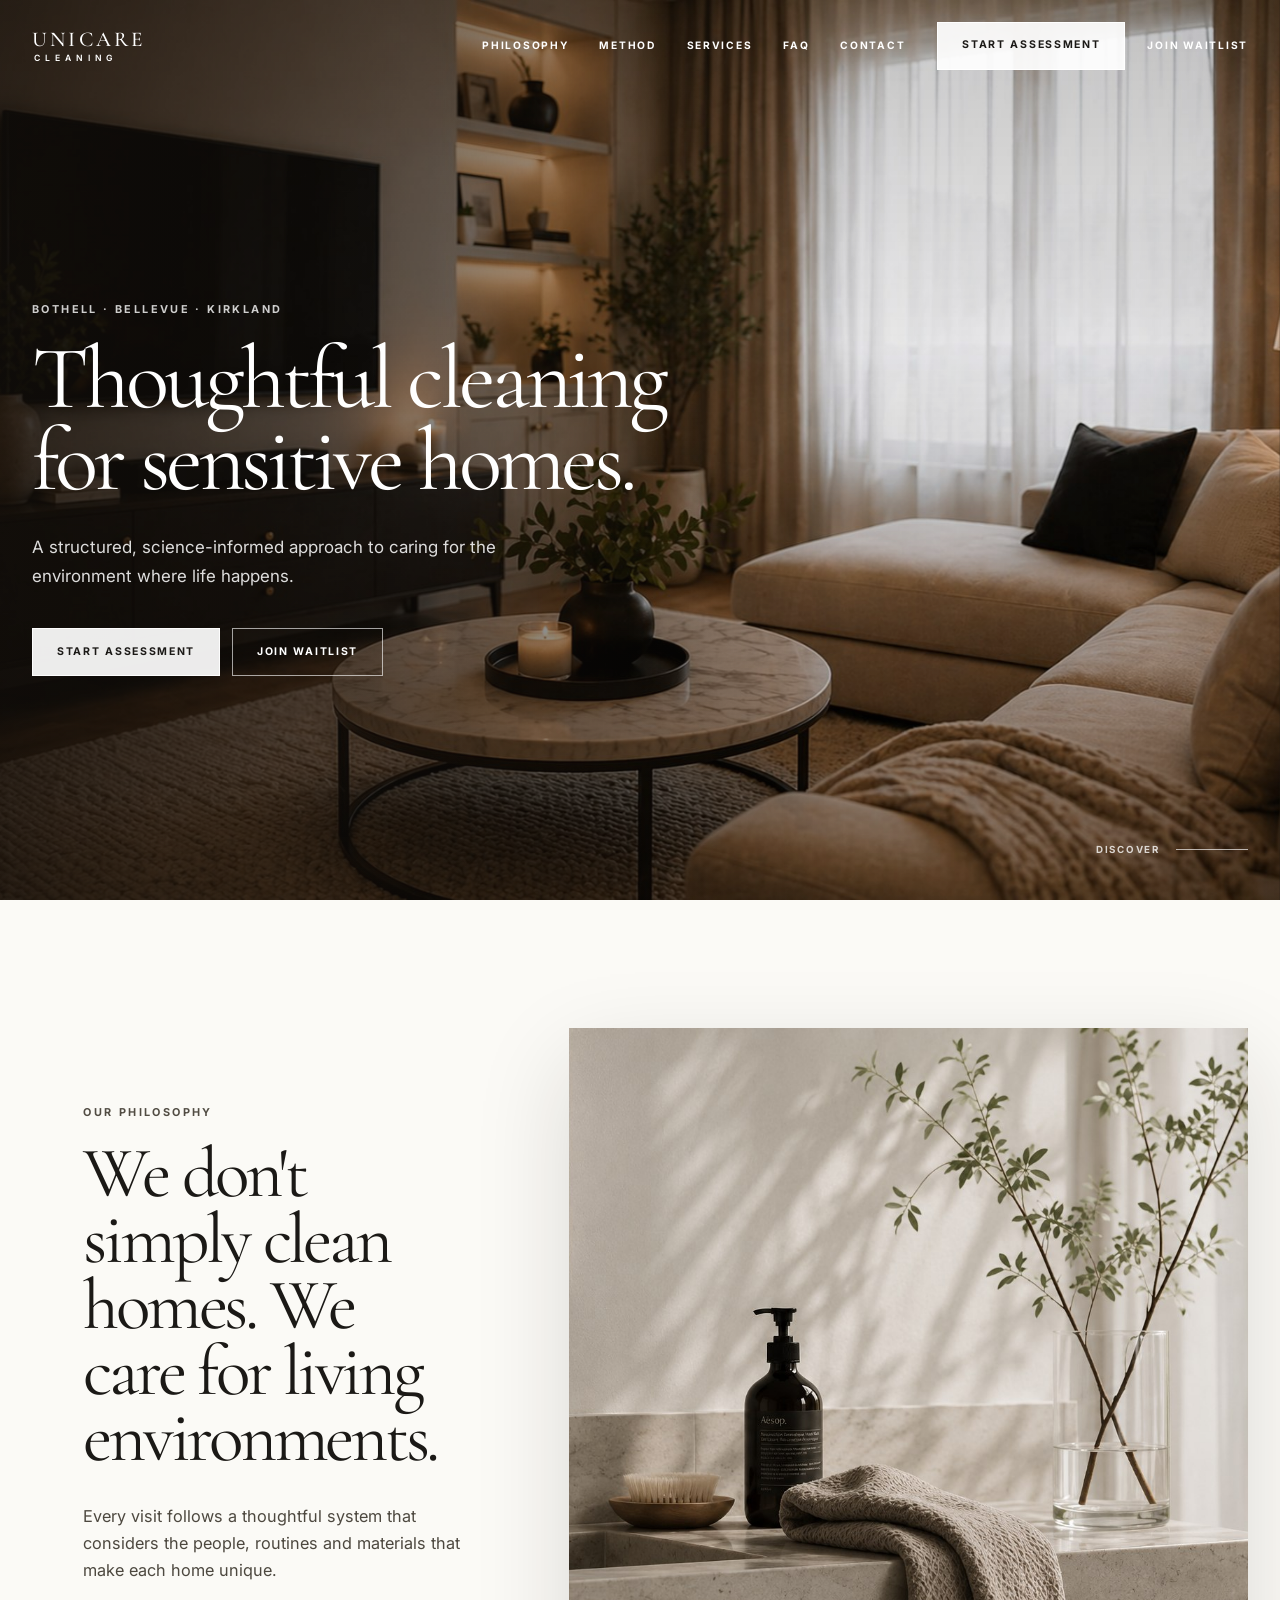
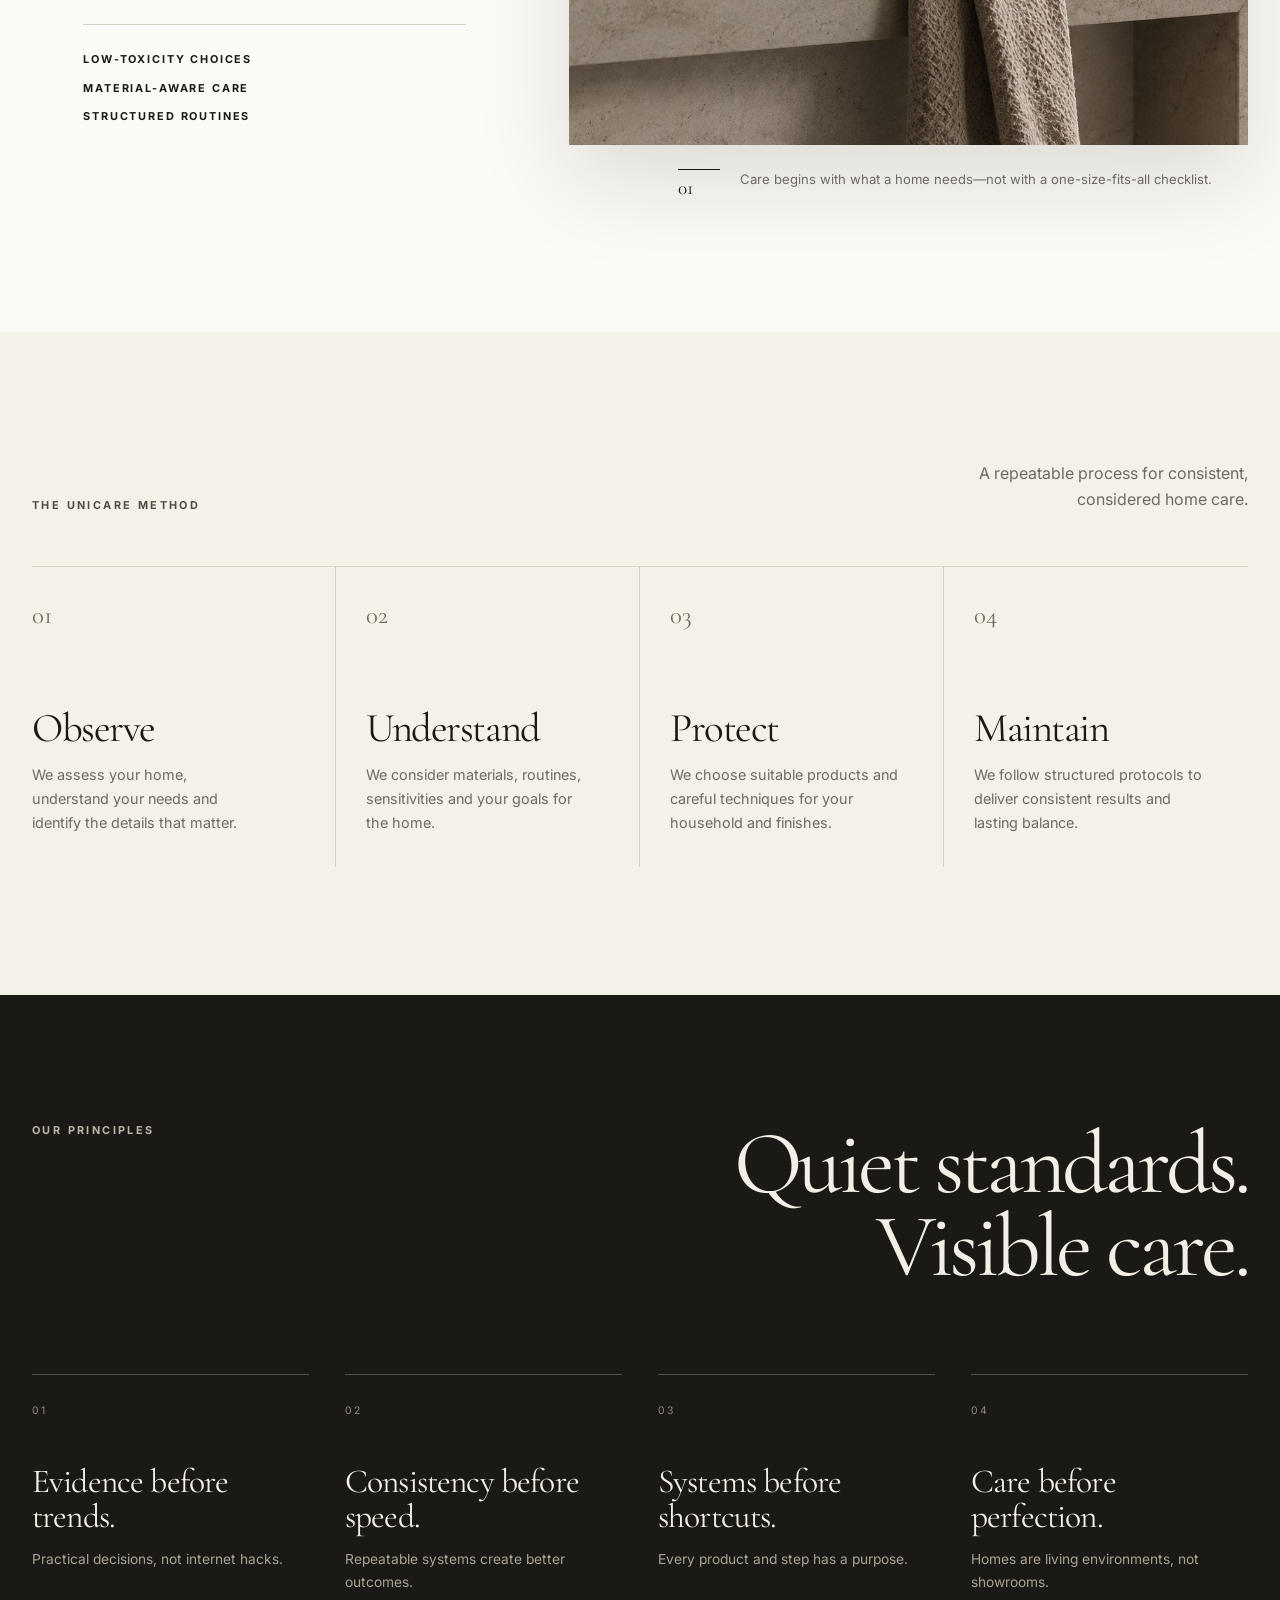
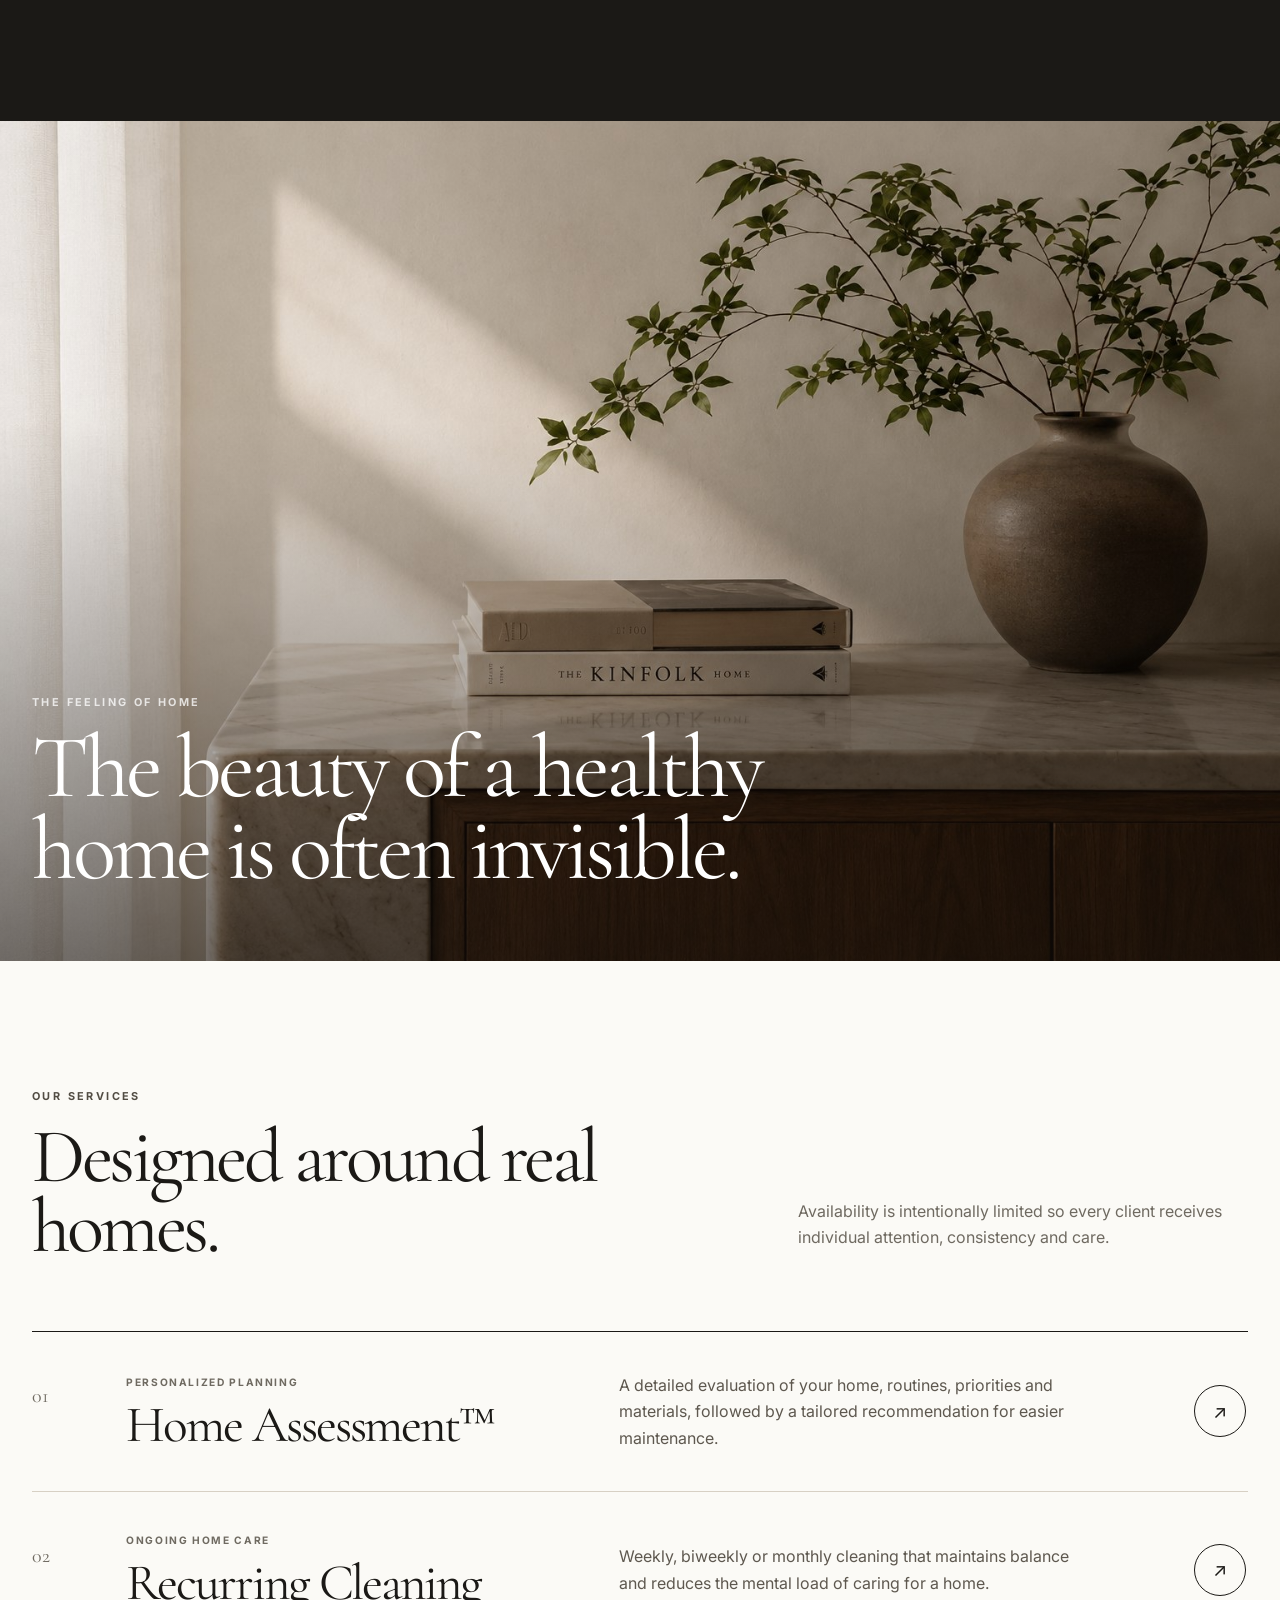
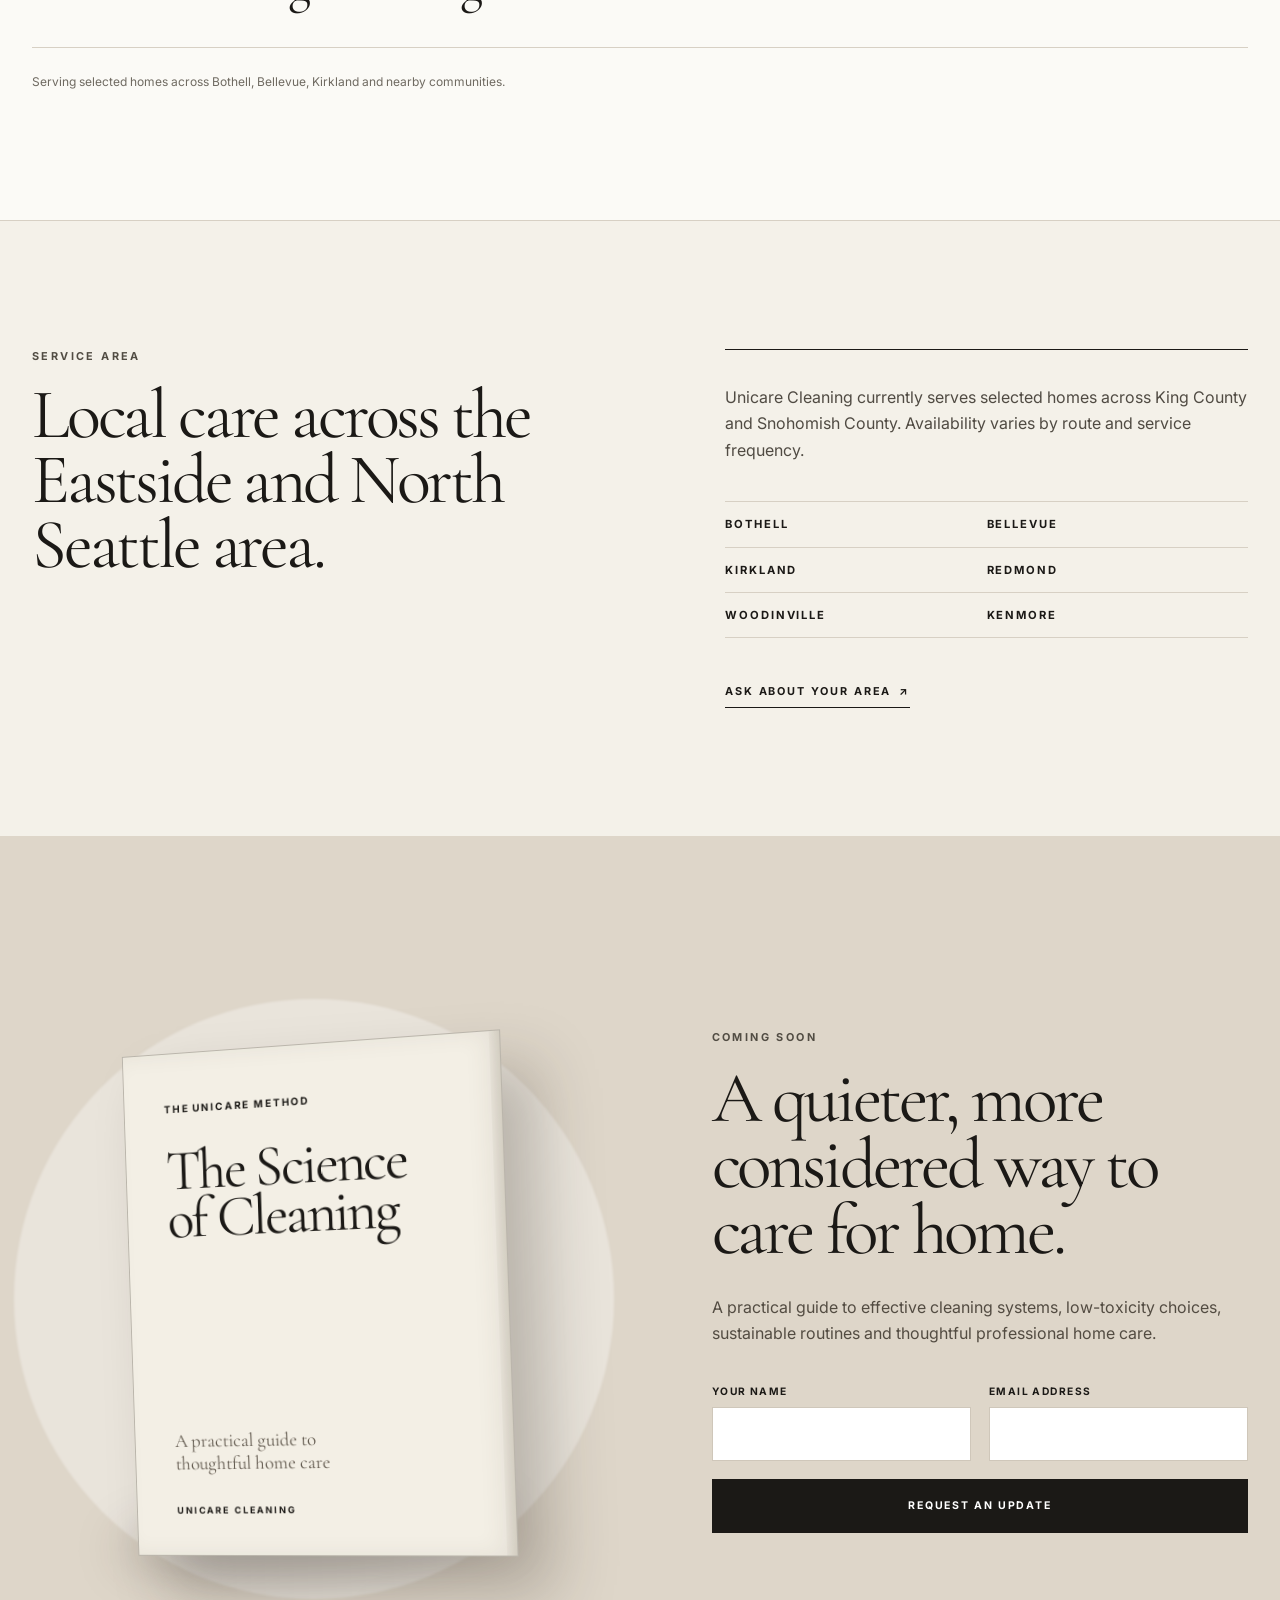
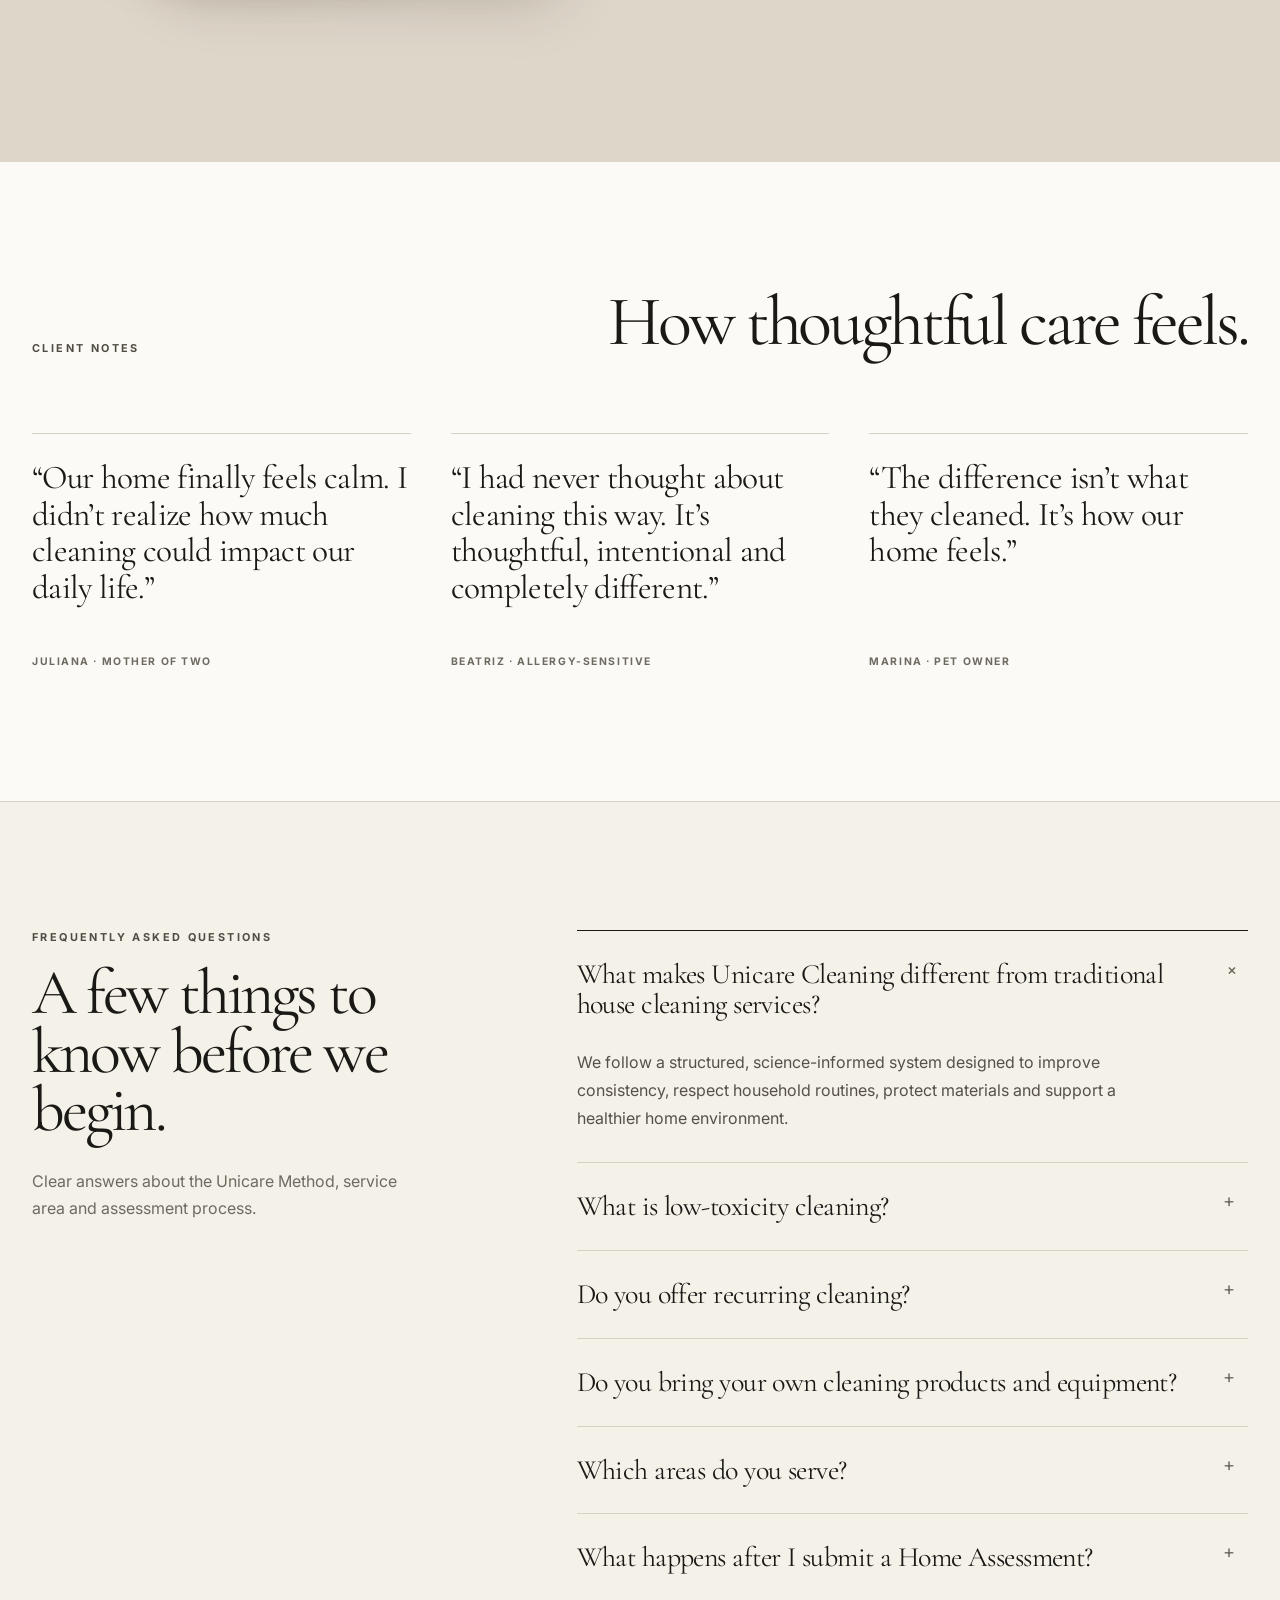
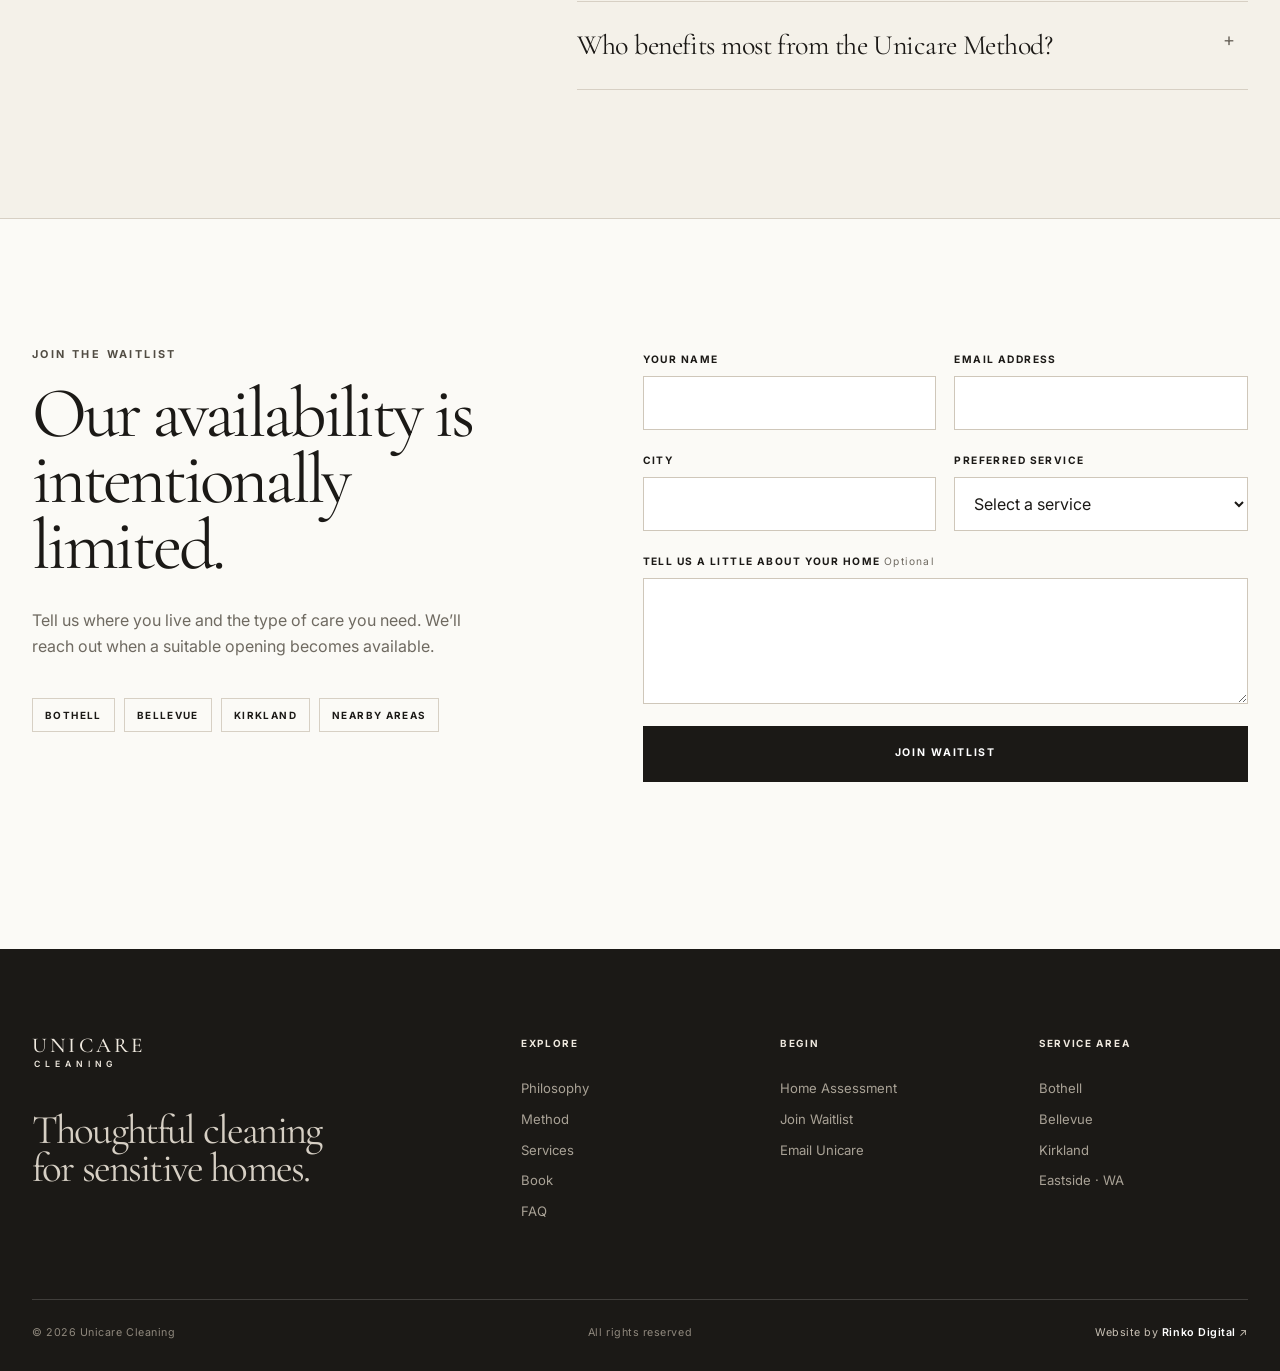
<file: index.html>
<!doctype html>
<html lang="en">
<head>
  <meta charset="utf-8">
  <meta name="viewport" content="width=device-width,initial-scale=1">
  <title>Premium House Cleaning in Bothell, WA | Unicare</title>
  <meta name="description" content="Thoughtful, science-informed house cleaning in Bothell, Bellevue and Kirkland. Explore home assessments and recurring cleaning by Unicare Cleaning.">
  <meta name="robots" content="index,follow,max-image-preview:large,max-snippet:-1,max-video-preview:-1">
  <meta name="author" content="Unicare Cleaning">
  <meta name="theme-color" content="#f4f1e9">
  <meta name="color-scheme" content="light">
  <meta name="format-detection" content="telephone=no">
  <link rel="canonical" href="https://unicarecleaning.com/">
  <link rel="alternate" hreflang="en-US" href="https://unicarecleaning.com/">
  <link rel="icon" href="assets/favicon.svg" type="image/svg+xml">
  <link rel="icon" href="assets/favicon-32x32.png" sizes="32x32" type="image/png">
  <link rel="icon" href="assets/favicon-16x16.png" sizes="16x16" type="image/png">
  <link rel="shortcut icon" href="favicon.ico">
  <link rel="apple-touch-icon" href="assets/apple-touch-icon.png" sizes="180x180">
  <link rel="manifest" href="assets/site.webmanifest">
  <link rel="preload" href="assets/living-room.jpg" as="image" type="image/jpeg" fetchpriority="high">
  <meta property="og:type" content="website">
  <meta property="og:locale" content="en_US">
  <meta property="og:site_name" content="Unicare Cleaning">
  <meta property="og:title" content="Thoughtful Cleaning for Sensitive Homes | Unicare">
  <meta property="og:description" content="Premium residential cleaning and personalized home assessments in Bothell, Bellevue, Kirkland and nearby Washington communities.">
  <meta property="og:url" content="https://unicarecleaning.com/">
  <meta property="og:image" content="https://unicarecleaning.com/assets/living-room.jpg">
  <meta property="og:image:width" content="1553">
  <meta property="og:image:height" content="1013">
  <meta property="og:image:alt" content="A calm, thoughtfully maintained living room">
  <meta name="twitter:card" content="summary_large_image">
  <meta name="twitter:title" content="Thoughtful Cleaning for Sensitive Homes | Unicare">
  <meta name="twitter:description" content="Science-informed residential cleaning for homes in Bothell, Bellevue and Kirkland.">
  <meta name="twitter:image" content="https://unicarecleaning.com/assets/living-room.jpg">
  <meta name="twitter:image:alt" content="A calm, thoughtfully maintained living room">
  <link rel="preconnect" href="https://fonts.googleapis.com">
  <link rel="preconnect" href="https://fonts.gstatic.com" crossorigin>
  <link href="https://fonts.googleapis.com/css2?family=Cormorant+Garamond:wght@400;500;600&amp;family=Inter:wght@400;500;600;700&amp;display=swap" rel="stylesheet">
  <link rel="stylesheet" href="style.css">
  <script>document.documentElement.classList.add('js');</script>
  <script type="application/ld+json">
  {
    "@context":"https://schema.org",
    "@graph":[
      {
        "@type":"LocalBusiness",
        "@id":"https://unicarecleaning.com/#business",
        "name":"Unicare Cleaning",
        "url":"https://unicarecleaning.com/",
        "logo":{"@type":"ImageObject","url":"https://unicarecleaning.com/assets/logo-unicare.png","width":2048,"height":2048},
        "image":{"@type":"ImageObject","url":"https://unicarecleaning.com/assets/living-room.jpg","width":1553,"height":1013},
        "email":"contact@unicarecleaning.com",
        "description":"Thoughtful residential cleaning and personalized home assessments using structured, science-informed systems for healthier, better maintained homes.",
        "slogan":"Thoughtful cleaning for sensitive homes.",
        "areaServed":[
          {"@type":"City","name":"Bothell","addressRegion":"WA","addressCountry":"US"},
          {"@type":"City","name":"Bellevue","addressRegion":"WA","addressCountry":"US"},
          {"@type":"City","name":"Kirkland","addressRegion":"WA","addressCountry":"US"},
          {"@type":"City","name":"Redmond","addressRegion":"WA","addressCountry":"US"},
          {"@type":"City","name":"Woodinville","addressRegion":"WA","addressCountry":"US"},
          {"@type":"City","name":"Kenmore","addressRegion":"WA","addressCountry":"US"},
          {"@type":"AdministrativeArea","name":"King County","addressRegion":"WA","addressCountry":"US"},
          {"@type":"AdministrativeArea","name":"Snohomish County","addressRegion":"WA","addressCountry":"US"}
        ],
        "priceRange":"$$$",
        "knowsAbout":["residential cleaning","recurring house cleaning","home cleaning assessment","low-toxicity cleaning","material-aware home care","home maintenance"],
        "contactPoint":{"@type":"ContactPoint","contactType":"customer service","email":"contact@unicarecleaning.com","availableLanguage":["English"]},
        "sameAs":["https://unicarecleaning.com/"]
      },
      {
        "@type":"WebSite",
        "@id":"https://unicarecleaning.com/#website",
        "url":"https://unicarecleaning.com/",
        "name":"Unicare Cleaning",
        "publisher":{"@id":"https://unicarecleaning.com/#business"},
        "creator":{"@type":"Organization","name":"Rinko Digital","url":"https://rinkodigital.com/"},
        "inLanguage":"en-US"
      },
      {
        "@type":"WebPage",
        "@id":"https://unicarecleaning.com/#webpage",
        "url":"https://unicarecleaning.com/",
        "name":"Premium House Cleaning in Bothell, WA | Unicare",
        "description":"Thoughtful, science-informed house cleaning in Bothell, Bellevue and Kirkland.",
        "isPartOf":{"@id":"https://unicarecleaning.com/#website"},
        "about":{"@id":"https://unicarecleaning.com/#business"},
        "primaryImageOfPage":{"@type":"ImageObject","url":"https://unicarecleaning.com/assets/living-room.jpg"},
        "inLanguage":"en-US"
      },
      {
        "@type":"Service",
        "@id":"https://unicarecleaning.com/#services",
        "name":"Unicare Residential Cleaning Services",
        "serviceType":"Residential Cleaning",
        "provider":{"@id":"https://unicarecleaning.com/#business"},
        "areaServed":["Bothell WA","Bellevue WA","Kirkland WA","Redmond WA","Woodinville WA","Kenmore WA"],
        "hasOfferCatalog":{"@type":"OfferCatalog","name":"Unicare Cleaning Services","itemListElement":[
          {"@type":"Offer","itemOffered":{"@type":"Service","name":"Home Assessment","description":"A personalized evaluation of the home, routines, priorities and materials."}},
          {"@type":"Offer","itemOffered":{"@type":"Service","name":"Recurring Cleaning","description":"Weekly, biweekly or monthly residential cleaning based on availability."}}
        ]}
      },
      {
        "@type":"FAQPage",
        "@id":"https://unicarecleaning.com/#faq",
        "isPartOf":{"@id":"https://unicarecleaning.com/#webpage"},
        "mainEntity":[
          {"@type":"Question","name":"What makes Unicare Cleaning different from traditional house cleaning services?","acceptedAnswer":{"@type":"Answer","text":"Unicare Cleaning follows a structured, science-informed system designed to improve consistency, respect household routines, protect materials and support a healthier home environment."}},
          {"@type":"Question","name":"What is low-toxicity cleaning?","acceptedAnswer":{"@type":"Answer","text":"Whenever appropriate, Unicare Cleaning prioritizes thoughtfully selected products that reduce unnecessary chemical exposure while maintaining effective cleaning performance."}},
          {"@type":"Question","name":"Do you offer recurring cleaning?","acceptedAnswer":{"@type":"Answer","text":"Yes. Weekly, biweekly and monthly recurring residential cleaning services are offered based on availability and the needs identified during the assessment process."}},
          {"@type":"Question","name":"Do you bring your own cleaning products and equipment?","acceptedAnswer":{"@type":"Answer","text":"Yes. Unicare Cleaning brings professional equipment and carefully selected products unless a different arrangement is requested during the home assessment."}},
          {"@type":"Question","name":"Which areas do you serve?","acceptedAnswer":{"@type":"Answer","text":"Unicare Cleaning serves selected homes in Bothell, Bellevue, Kirkland, Redmond, Woodinville, Kenmore and nearby communities across King and Snohomish counties in Washington."}},
          {"@type":"Question","name":"What happens after I submit a Home Assessment?","acceptedAnswer":{"@type":"Answer","text":"The Unicare team reviews the information, confirms whether the home is within the current service area and contacts the client about availability, recommendations and next steps. Submission does not confirm an appointment or final price."}},
          {"@type":"Question","name":"Who benefits most from the Unicare Method?","acceptedAnswer":{"@type":"Answer","text":"The service is especially appreciated by families, busy professionals, households with children, pet owners and anyone seeking a more intentional approach to home care."}}
        ]
      }
    ]
  }
  </script>
</head>
<body>
<a class="skip-link" href="#main-content">Skip to content</a>

<header class="site-header" data-header>
  <div class="container nav">
    <a class="logo" href="#home" aria-label="Unicare Cleaning home">UNICARE <span>Cleaning</span></a>
    <button class="menu-toggle" type="button" aria-expanded="false" aria-controls="primary-navigation" aria-label="Open menu"><span></span><span></span></button>
    <nav class="nav-links" id="primary-navigation" aria-label="Main navigation">
      <a href="#about">Philosophy</a><a href="#method">Method</a><a href="#services">Services</a><a href="#faq">FAQ</a><a href="#contact">Contact</a>
      <div class="mobile-nav-actions"><a class="btn btn-dark" href="assessment.html">Start Assessment</a><a class="text-link" href="#waitlist">Join Waitlist <span aria-hidden="true">↗</span></a></div>
    </nav>
    <div class="nav-actions"><a class="btn btn-light" href="assessment.html">Start Assessment</a><a class="nav-waitlist" href="#waitlist">Join Waitlist</a></div>
  </div>
</header>

<main id="main-content">
  <section class="hero" id="home" aria-labelledby="hero-title">
    <picture class="hero-media" aria-hidden="true"><img src="assets/living-room.jpg" alt="" width="1553" height="1013" fetchpriority="high"></picture>
    <div class="hero-shade"></div>
    <div class="container hero-content">
      <div class="hero-copy reveal"><p class="eyebrow">Bothell · Bellevue · Kirkland</p><h1 class="serif" id="hero-title">Thoughtful cleaning for sensitive homes.</h1><p class="hero-intro">A structured, science-informed approach to caring for the environment where life happens.</p><div class="hero-actions"><a class="btn btn-light" href="assessment.html">Start Assessment</a><a class="btn btn-ghost" href="#waitlist">Join Waitlist</a></div></div>
      <a class="scroll-cue" href="#about" aria-label="Explore our philosophy"><span>Discover</span><i></i></a>
    </div>
  </section>

  <section class="section philosophy" id="about">
    <div class="container philosophy-grid">
      <div class="philosophy-copy reveal"><p class="eyebrow">Our philosophy</p><h2 class="serif">We don't simply clean homes. We care for living environments.</h2><p class="lead">Every visit follows a thoughtful system that considers the people, routines and materials that make each home unique.</p><div class="mini-proof" aria-label="Our care principles"><span>Low-toxicity choices</span><span>Material-aware care</span><span>Structured routines</span></div></div>
      <figure class="philosophy-image reveal"><img src="assets/img2.jpg" alt="Sunlit stone sink with thoughtfully arranged home-care essentials" width="1536" height="1024" loading="lazy"><figcaption><span>01</span> Care begins with what a home needs—not with a one-size-fits-all checklist.</figcaption></figure>
    </div>
  </section>

  <section class="section method" id="method">
    <div class="container">
      <div class="section-heading reveal"><p class="eyebrow">The Unicare Method</p><p>A repeatable process for consistent, considered home care.</p></div>
      <div class="method-grid reveal">
        <article class="method-item"><div class="number">01</div><h3>Observe</h3><p>We assess your home, understand your needs and identify the details that matter.</p></article>
        <article class="method-item"><div class="number">02</div><h3>Understand</h3><p>We consider materials, routines, sensitivities and your goals for the home.</p></article>
        <article class="method-item"><div class="number">03</div><h3>Protect</h3><p>We choose suitable products and careful techniques for your household and finishes.</p></article>
        <article class="method-item"><div class="number">04</div><h3>Maintain</h3><p>We follow structured protocols to deliver consistent results and lasting balance.</p></article>
      </div>
    </div>
  </section>

  <section class="approach" aria-labelledby="principles-title">
    <div class="container"><div class="approach-heading reveal"><p class="eyebrow">Our principles</p><h2 class="serif" id="principles-title">Quiet standards.<br>Visible care.</h2></div><div class="principles reveal"><div class="principle"><span>01</span><h3>Evidence before trends.</h3><p>Practical decisions, not internet hacks.</p></div><div class="principle"><span>02</span><h3>Consistency before speed.</h3><p>Repeatable systems create better outcomes.</p></div><div class="principle"><span>03</span><h3>Systems before shortcuts.</h3><p>Every product and step has a purpose.</p></div><div class="principle"><span>04</span><h3>Care before perfection.</h3><p>Homes are living environments, not showrooms.</p></div></div></div>
  </section>

  <section class="feature-photo" aria-label="A healthy home can feel calm and considered"><img src="assets/img.jpg" alt="A calm home interior with natural light, books and greenery" width="1536" height="1024" loading="lazy"><div class="feature-overlay"></div><div class="container feature-copy reveal"><p class="eyebrow">The feeling of home</p><h2 class="serif">The beauty of a healthy home is often invisible.</h2></div></section>

  <section class="section services" id="services">
    <div class="container"><div class="services-head reveal"><div><p class="eyebrow">Our services</p><h2 class="serif">Designed around real homes.</h2></div><p>Availability is intentionally limited so every client receives individual attention, consistency and care.</p></div>
      <div class="service-list reveal">
        <article class="service-row"><span class="service-number">01</span><div class="service-title"><p>Personalized planning</p><h3>Home Assessment™</h3></div><p class="service-description">A detailed evaluation of your home, routines, priorities and materials, followed by a tailored recommendation for easier maintenance.</p><a class="round-link" href="assessment.html" aria-label="Start a Home Assessment"><span aria-hidden="true">↗</span></a></article>
        <article class="service-row"><span class="service-number">02</span><div class="service-title"><p>Ongoing home care</p><h3>Recurring Cleaning</h3></div><p class="service-description">Weekly, biweekly or monthly cleaning that maintains balance and reduces the mental load of caring for a home.</p><a class="round-link" href="#waitlist" aria-label="Join the recurring cleaning waitlist"><span aria-hidden="true">↗</span></a></article>
      </div><p class="service-note reveal">Serving selected homes across Bothell, Bellevue, Kirkland and nearby communities.</p>
    </div>
  </section>

  <section class="section service-area" id="service-area"><div class="container service-area-grid"><div class="reveal"><p class="eyebrow">Service area</p><h2 class="serif">Local care across the Eastside and North Seattle area.</h2></div><div class="area-copy reveal"><p>Unicare Cleaning currently serves selected homes across King County and Snohomish County. Availability varies by route and service frequency.</p><div class="area-list" aria-label="Cities served"><span>Bothell</span><span>Bellevue</span><span>Kirkland</span><span>Redmond</span><span>Woodinville</span><span>Kenmore</span></div><a class="text-link" href="#waitlist">Ask about your area <span aria-hidden="true">↗</span></a></div></div></section>

  <section class="section book-section" id="book">
    <div class="container book-layout">
      <div class="book-stage reveal" aria-label="The Science of Cleaning book cover mockup"><div class="book-shadow"></div><div class="book-mockup"><p>The Unicare Method</p><h3>The Science<br>of Cleaning</h3><span>A practical guide to thoughtful home care</span><small>UNICARE CLEANING</small></div></div>
      <div class="book-copy reveal">
        <p class="eyebrow">Coming soon</p>
        <h2 class="serif">A quieter, more considered way to care for home.</h2>
        <p>A practical guide to effective cleaning systems, low-toxicity choices, sustainable routines and thoughtful professional home care.</p>
        <form class="book-form brevo-form" data-brevo-form="book" data-success-message="You're on the book update list. Watch your inbox for news." action="/api/brevo-submit" method="POST">
          <input type="hidden" name="form_type" value="book">
          <div class="honeypot" aria-hidden="true"><label for="book-website">Website</label><input id="book-website" name="_website" tabindex="-1" autocomplete="off"></div>
          <div class="field"><label for="book-name">Your name</label><input id="book-name" name="name" autocomplete="name" required></div>
          <div class="field"><label for="book-email">Email address</label><input id="book-email" type="email" name="email" autocomplete="email" required></div>
          <button class="btn btn-dark" type="submit">Request an update</button>
          <p class="form-status" role="status" aria-live="polite"></p>
        </form>
      </div>
    </div>
  </section>

  <section class="testimonials" aria-labelledby="testimonials-title"><div class="container"><div class="testimonial-heading reveal"><p class="eyebrow">Client notes</p><h2 class="serif" id="testimonials-title">How thoughtful care feels.</h2></div><div class="quote-grid reveal"><article class="quote"><blockquote>“Our home finally feels calm. I didn’t realize how much cleaning could impact our daily life.”</blockquote><cite>Juliana · mother of two</cite></article><article class="quote"><blockquote>“I had never thought about cleaning this way. It’s thoughtful, intentional and completely different.”</blockquote><cite>Beatriz · allergy-sensitive</cite></article><article class="quote"><blockquote>“The difference isn’t what they cleaned. It’s how our home feels.”</blockquote><cite>Marina · pet owner</cite></article></div></div></section>

  <section class="section faq-section" id="faq">
    <div class="container faq-layout"><div class="faq-heading reveal"><p class="eyebrow">Frequently asked questions</p><h2 class="serif">A few things to know before we begin.</h2><p>Clear answers about the Unicare Method, service area and assessment process.</p></div>
      <div class="faq-list reveal">
        <details open><summary>What makes Unicare Cleaning different from traditional house cleaning services?</summary><div class="faq-answer"><p>We follow a structured, science-informed system designed to improve consistency, respect household routines, protect materials and support a healthier home environment.</p></div></details>
        <details><summary>What is low-toxicity cleaning?</summary><div class="faq-answer"><p>Whenever appropriate, we prioritize thoughtfully selected products that reduce unnecessary chemical exposure while maintaining effective cleaning performance.</p></div></details>
        <details><summary>Do you offer recurring cleaning?</summary><div class="faq-answer"><p>Yes. Weekly, biweekly and monthly recurring residential cleaning services are offered based on availability and the needs identified during the assessment process.</p></div></details>
        <details><summary>Do you bring your own cleaning products and equipment?</summary><div class="faq-answer"><p>Yes. We bring professional equipment and carefully selected products unless a different arrangement is requested during your home assessment.</p></div></details>
        <details><summary>Which areas do you serve?</summary><div class="faq-answer"><p>We serve selected homes in Bothell, Bellevue, Kirkland, Redmond, Woodinville, Kenmore and nearby communities across King and Snohomish counties.</p></div></details>
        <details><summary>What happens after I submit a Home Assessment?</summary><div class="faq-answer"><p>We review the information, confirm whether your home is within our current service area and contact you about availability, recommendations and next steps. Submission does not confirm an appointment or final price.</p></div></details>
        <details><summary>Who benefits most from the Unicare Method?</summary><div class="faq-answer"><p>Our service is especially appreciated by families, busy professionals, households with children, pet owners and anyone seeking a more intentional approach to home care.</p></div></details>
      </div>
    </div>
  </section>

  <section class="section waitlist" id="waitlist"><div class="container waitlist-grid"><div class="waitlist-copy reveal"><p class="eyebrow">Join the waitlist</p><h2 class="serif">Our availability is intentionally limited.</h2><p>Tell us where you live and the type of care you need. We’ll reach out when a suitable opening becomes available.</p><div class="waitlist-meta"><span>Bothell</span><span>Bellevue</span><span>Kirkland</span><span>Nearby areas</span></div></div>
    <form class="form-grid reveal brevo-form" id="contact" data-brevo-form="waitlist" data-success-message="You're on the Unicare waitlist. Please check your inbox for the next step." action="/api/brevo-submit" method="POST">
      <input type="hidden" name="form_type" value="waitlist">
      <div class="honeypot" aria-hidden="true"><label for="waitlist-website">Website</label><input id="waitlist-website" name="_website" tabindex="-1" autocomplete="off"></div>
      <div class="field"><label for="waitlist-name">Your name</label><input id="waitlist-name" type="text" name="name" autocomplete="name" required></div>
      <div class="field"><label for="waitlist-email">Email address</label><input id="waitlist-email" type="email" name="email" autocomplete="email" required></div>
      <div class="field"><label for="waitlist-city">City</label><input id="waitlist-city" type="text" name="city" autocomplete="address-level2" required></div>
      <div class="field"><label for="waitlist-service">Preferred service</label><select id="waitlist-service" name="service" required><option value="">Select a service</option><option>Home Assessment</option><option>Recurring Cleaning</option></select></div>
      <div class="field field-wide"><label for="waitlist-message">Tell us a little about your home <span>Optional</span></label><textarea id="waitlist-message" name="message"></textarea></div>
      <button class="btn btn-dark btn-wide" type="submit">Join Waitlist</button>
      <p class="form-status form-note" role="status" aria-live="polite"></p>
    </form>
  </div></section>
</main>

<footer><div class="container footer-top"><div class="footer-brand"><a class="logo" href="#home">UNICARE <span>Cleaning</span></a><p class="serif">Thoughtful cleaning<br>for sensitive homes.</p></div><div class="footer-column"><p class="footer-label">Explore</p><a href="#about">Philosophy</a><a href="#method">Method</a><a href="#services">Services</a><a href="#book">Book</a><a href="#faq">FAQ</a></div><div class="footer-column"><p class="footer-label">Begin</p><a href="assessment.html">Home Assessment</a><a href="#waitlist">Join Waitlist</a><a href="mailto:contact@unicarecleaning.com">Email Unicare</a></div><div class="footer-column"><p class="footer-label">Service area</p><span>Bothell</span><span>Bellevue</span><span>Kirkland</span><span>Eastside · WA</span></div></div><div class="container footer-bottom"><span>© <span data-year>2026</span> Unicare Cleaning</span><span>All rights reserved</span><a class="rinko-credit" href="https://rinkodigital.com/" target="_blank" rel="noopener">Website by <strong>Rinko Digital</strong> <span aria-hidden="true">↗</span></a></div></footer>
<script src="script.js"></script>
</body>
</html>
</file>
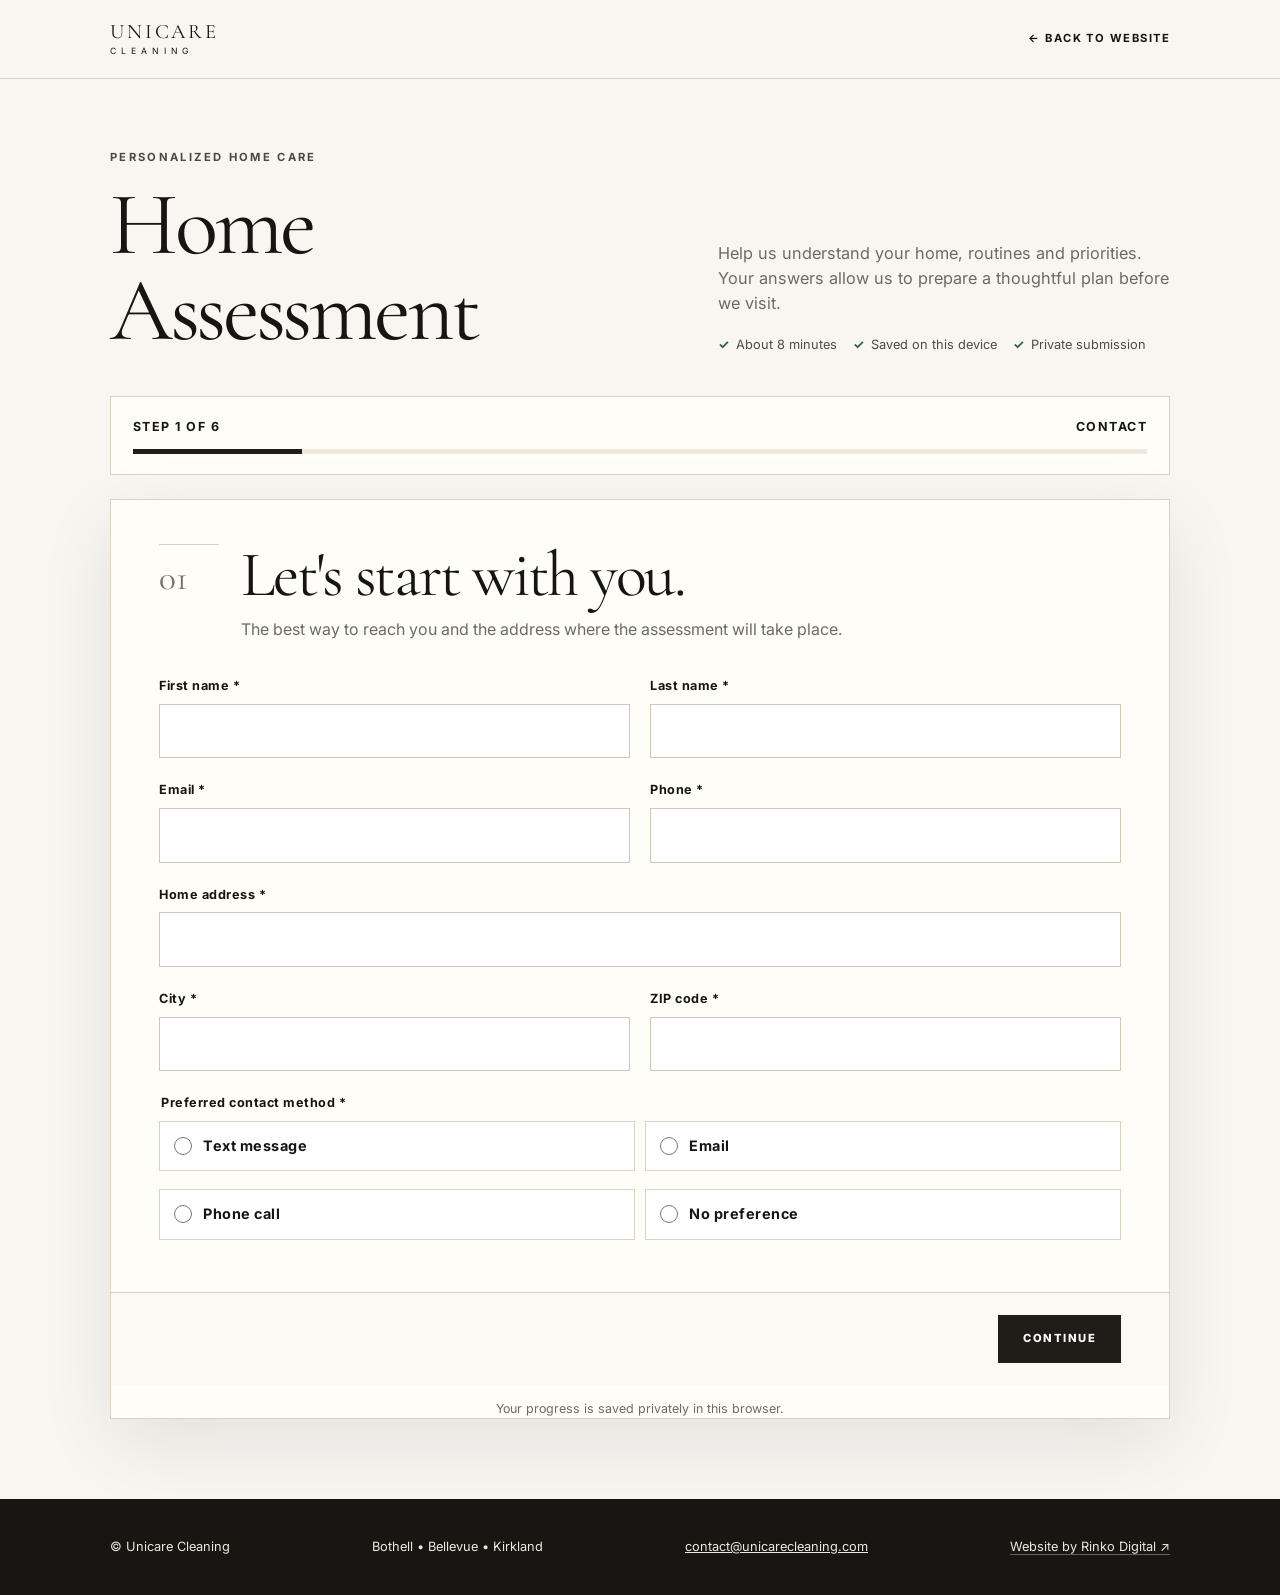
<file: assessment.html>
<!doctype html>
<html lang="en">
<head>
  <meta charset="utf-8">
  <meta name="viewport" content="width=device-width,initial-scale=1">
  <title>Home Assessment | Unicare Cleaning</title>
  <meta name="description" content="Tell Unicare Cleaning about your home, routines, materials and sensitivities so we can prepare a thoughtful, personalized home assessment.">
  <meta name="robots" content="index,follow,max-image-preview:large,max-snippet:-1">
  <meta name="author" content="Unicare Cleaning">
  <meta name="theme-color" content="#f8f6f1">
  <link rel="canonical" href="https://unicarecleaning.com/assessment.html">
  <link rel="alternate" hreflang="en-US" href="https://unicarecleaning.com/assessment.html">
  <link rel="icon" href="assets/favicon.svg" type="image/svg+xml">
  <link rel="icon" href="assets/favicon-32x32.png" sizes="32x32" type="image/png">
  <link rel="icon" href="assets/favicon-16x16.png" sizes="16x16" type="image/png">
  <link rel="shortcut icon" href="favicon.ico">
  <link rel="apple-touch-icon" href="assets/apple-touch-icon.png" sizes="180x180">
  <link rel="manifest" href="assets/site.webmanifest">
  <meta property="og:type" content="website">
  <meta property="og:locale" content="en_US">
  <meta property="og:site_name" content="Unicare Cleaning">
  <meta property="og:title" content="Personalized Home Assessment | Unicare Cleaning">
  <meta property="og:description" content="Tell us about your home, routines, materials and priorities so Unicare Cleaning can prepare a thoughtful service recommendation.">
  <meta property="og:url" content="https://unicarecleaning.com/assessment.html">
  <meta property="og:image" content="https://unicarecleaning.com/assets/img2.jpg">
  <meta property="og:image:alt" content="Thoughtfully arranged home-care essentials in a sunlit space">
  <meta name="twitter:card" content="summary_large_image">
  <meta name="twitter:title" content="Personalized Home Assessment | Unicare Cleaning">
  <meta name="twitter:description" content="A detailed first step toward thoughtful, personalized home care.">
  <meta name="twitter:image" content="https://unicarecleaning.com/assets/img2.jpg">
  <link rel="preconnect" href="https://fonts.googleapis.com">
  <link rel="preconnect" href="https://fonts.gstatic.com" crossorigin>
  <link href="https://fonts.googleapis.com/css2?family=Cormorant+Garamond:wght@400;500&family=Inter:wght@400;500;600;700&display=swap" rel="stylesheet">
  <style>
    :root{--warm:#f8f6f1;--paper:#fffdf8;--ink:#171511;--muted:#6f6a61;--line:#d9d2c5;--linen:#eee7dc;--dark:#201d19;--success:#365f48;--error:#9b342c;--max:1060px}
    *{box-sizing:border-box}
    html{scroll-behavior:smooth}
    body{margin:0;background:var(--warm);color:var(--ink);font-family:Inter,system-ui,sans-serif;line-height:1.55}
    a{color:inherit}
    :focus-visible{outline:2px solid #9b8768;outline-offset:4px}
    .skip-link{position:fixed;top:10px;left:10px;z-index:100;background:#fff;padding:11px 16px;transform:translateY(-150%);transition:transform .2s;text-decoration:none;font-weight:700}
    .skip-link:focus{transform:none}
    button,input,select,textarea{font:inherit}
    .shell{width:min(calc(100% - 36px),var(--max));margin:auto}
    .topbar{border-bottom:1px solid var(--line);background:rgba(248,246,241,.94);position:sticky;top:0;z-index:20;backdrop-filter:blur(12px)}
    .nav{min-height:78px;display:flex;align-items:center;justify-content:space-between;gap:24px}
    .logo{text-decoration:none;font-family:"Cormorant Garamond",Georgia,serif;letter-spacing:.14em;text-transform:uppercase;font-size:1.28rem;line-height:1}
    .logo span{display:block;font-family:Inter,sans-serif;font-size:.54rem;letter-spacing:.57em;margin-top:5px}
    .back{text-decoration:none;text-transform:uppercase;letter-spacing:.13em;font-size:.7rem;font-weight:700}
    .hero{padding:70px 0 42px;display:grid;grid-template-columns:1.1fr .9fr;gap:56px;align-items:end}
    .eyebrow{text-transform:uppercase;letter-spacing:.21em;font-size:.7rem;font-weight:700;color:#4d483f;margin:0 0 16px}
    h1,h2{font-family:"Cormorant Garamond",Georgia,serif;font-weight:400;letter-spacing:-.035em;line-height:.96}
    h1{font-size:clamp(3.4rem,7vw,6.6rem);margin:0}
    .intro{color:var(--muted);font-size:1.02rem;margin:0 0 6px}
    .trust{display:flex;gap:16px;flex-wrap:wrap;margin-top:18px;color:#514b42;font-size:.8rem}
    .trust span:before{content:"✓";margin-right:7px;color:var(--success);font-weight:700}
    .progress-wrap{background:var(--paper);border:1px solid var(--line);padding:20px 22px;margin-bottom:24px}
    .progress-meta{display:flex;justify-content:space-between;gap:16px;font-size:.78rem;text-transform:uppercase;letter-spacing:.12em;font-weight:700;margin-bottom:12px}
    .progress-track{height:5px;background:var(--linen);overflow:hidden}
    .progress-bar{height:100%;width:16.66%;background:var(--dark);transition:width .3s ease}
    .assessment{background:var(--paper);border:1px solid var(--line);box-shadow:0 24px 70px rgba(25,22,18,.09);margin-bottom:80px}
    .step{padding:44px 48px}
    .step[hidden]{display:none}
    .step-head{display:grid;grid-template-columns:60px 1fr;gap:22px;align-items:start;margin-bottom:34px}
    .step-number{font-family:"Cormorant Garamond",Georgia,serif;font-size:2.2rem;color:#777064;border-top:1px solid var(--line);padding-top:6px}
    .step h2{font-size:clamp(2.5rem,5vw,4.4rem);margin:0 0 12px}
    .step-copy{margin:0;color:var(--muted);max-width:680px}
    .grid{display:grid;grid-template-columns:1fr 1fr;gap:22px 20px}
    .span-2{grid-column:1/-1}
    label,.label{display:block;font-size:.79rem;font-weight:700;letter-spacing:.04em;margin-bottom:8px}
    .optional{color:var(--muted);font-weight:400}
    input,select,textarea{width:100%;border:1px solid #cfc7b9;background:#fff;padding:14px 15px;color:var(--ink);border-radius:0;outline:none;transition:border .2s,box-shadow .2s}
    input,select{min-height:52px}
    textarea{min-height:116px;resize:vertical}
    input:focus,select:focus,textarea:focus{border-color:#4f4a42;box-shadow:0 0 0 3px rgba(79,74,66,.11)}
    input:invalid.user-invalid,select:invalid.user-invalid{border-color:var(--error)}
    fieldset{border:0;padding:0;margin:0}
    .choice-grid{display:grid;grid-template-columns:repeat(2,1fr);gap:10px}
    .choice{display:flex;align-items:flex-start;gap:11px;border:1px solid var(--line);background:#fff;padding:13px 14px;min-height:50px;cursor:pointer}
    .choice:hover{border-color:#9f978a}
    .choice input{width:18px;height:18px;min-height:0;margin:2px 0 0;padding:0;accent-color:var(--dark)}
    .choice span{font-size:.9rem}
    .hint{font-size:.78rem;color:var(--muted);margin:7px 0 0}
    .notice{background:var(--linen);border-left:3px solid #8b8275;padding:16px 18px;color:#4d483f;font-size:.87rem}
    .actions{display:flex;justify-content:space-between;gap:14px;border-top:1px solid var(--line);padding:22px 48px;background:#fbf9f4}
    .btn{min-height:48px;padding:0 24px;border:1px solid var(--dark);background:var(--dark);color:#fff;text-transform:uppercase;letter-spacing:.13em;font-size:.7rem;font-weight:800;cursor:pointer}
    .btn:hover{transform:translateY(-1px)}
    .btn-secondary{background:transparent;color:var(--ink);border-color:#9f978a}
    .btn[disabled]{opacity:.55;cursor:wait}
    .save-note{text-align:center;color:var(--muted);font-size:.78rem;margin:14px 0 0}
    .success{padding:70px 48px;text-align:center}
    .success[hidden]{display:none}
    .success-mark{width:64px;height:64px;border-radius:50%;display:grid;place-items:center;margin:0 auto 20px;background:var(--success);color:#fff;font-size:1.6rem}
    .success h2{font-size:clamp(3rem,6vw,5rem);margin:0 0 16px}
    .success p{color:var(--muted);max-width:600px;margin:0 auto 26px}
    .error-box{background:#fff0ee;border:1px solid #dfaaa5;color:#742820;padding:13px 15px;margin-top:18px;font-size:.88rem}
    .error-box[hidden]{display:none}
    .honeypot{position:absolute!important;left:-10000px!important;width:1px!important;height:1px!important;overflow:hidden!important}
    footer{background:#181613;color:#eee7dc;padding:38px 0;font-size:.8rem}
    .footer{display:flex;justify-content:space-between;gap:24px;flex-wrap:wrap}
    .rinko-credit{color:#eee7dc;text-decoration:none;border-bottom:1px solid rgba(238,231,220,.35)}
    @media(max-width:760px){
      .hero{grid-template-columns:1fr;padding-top:48px;gap:22px}.grid{grid-template-columns:1fr}.span-2{grid-column:auto}
      .step{padding:32px 22px}.actions{padding:18px 22px}.step-head{grid-template-columns:42px 1fr;gap:12px}
      .choice-grid{grid-template-columns:1fr}.nav{min-height:68px}.back{font-size:.62rem}
    }
  </style>
  <script type="application/ld+json">
  {
    "@context":"https://schema.org",
    "@type":"WebPage",
    "@id":"https://unicarecleaning.com/assessment.html#webpage",
    "url":"https://unicarecleaning.com/assessment.html",
    "name":"Home Assessment | Unicare Cleaning",
    "description":"A personalized home assessment covering household routines, priorities, materials and sensitivities.",
    "isPartOf":{"@id":"https://unicarecleaning.com/#website"},
    "about":{"@id":"https://unicarecleaning.com/#business"},
    "inLanguage":"en-US"
  }
  </script>
</head>
<body>
<a class="skip-link" href="#assessment-content">Skip to assessment</a>
<header class="topbar">
  <div class="shell nav">
    <a class="logo" href="/" aria-label="Unicare Cleaning home">UNICARE <span>Cleaning</span></a>
    <a class="back" href="/">← Back to website</a>
  </div>
</header>

<main class="shell" id="assessment-content">
  <section class="hero">
    <div>
      <p class="eyebrow">Personalized home care</p>
      <h1>Home Assessment</h1>
    </div>
    <div>
      <p class="intro">Help us understand your home, routines and priorities. Your answers allow us to prepare a thoughtful plan before we visit.</p>
      <div class="trust"><span>About 8 minutes</span><span>Saved on this device</span><span>Private submission</span></div>
    </div>
  </section>

  <div class="progress-wrap" aria-live="polite">
    <div class="progress-meta"><span id="progressLabel">Step 1 of 6</span><span id="progressName">Contact</span></div>
    <div class="progress-track"><div class="progress-bar" id="progressBar"></div></div>
  </div>

  <form class="assessment" id="assessmentForm" action="/api/brevo-submit" method="POST">
    <input type="hidden" name="form_type" value="assessment">
    <div class="honeypot" aria-hidden="true"><label for="assessment-website">Website</label><input id="assessment-website" name="_website" tabindex="-1" autocomplete="off"></div>

    <section class="step" data-step="1">
      <div class="step-head">
        <div class="step-number">01</div>
        <div><h2>Let's start with you.</h2><p class="step-copy">The best way to reach you and the address where the assessment will take place.</p></div>
      </div>
      <div class="grid">
        <div><label for="first_name">First name *</label><input id="first_name" name="first_name" autocomplete="given-name" required></div>
        <div><label for="last_name">Last name *</label><input id="last_name" name="last_name" autocomplete="family-name" required></div>
        <div><label for="email">Email *</label><input type="email" id="email" name="email" autocomplete="email" required></div>
        <div><label for="phone">Phone *</label><input type="tel" id="phone" name="phone" autocomplete="tel" required></div>
        <div class="span-2"><label for="address">Home address *</label><input id="address" name="address" autocomplete="street-address" required></div>
        <div><label for="city">City *</label><input id="city" name="city" autocomplete="address-level2" required></div>
        <div><label for="zip">ZIP code *</label><input id="zip" name="zip" autocomplete="postal-code" inputmode="numeric" required></div>
        <fieldset class="span-2">
          <legend class="label">Preferred contact method *</legend>
          <div class="choice-grid">
            <label class="choice"><input type="radio" name="preferred_contact" value="Text" required><span>Text message</span></label>
            <label class="choice"><input type="radio" name="preferred_contact" value="Email"><span>Email</span></label>
            <label class="choice"><input type="radio" name="preferred_contact" value="Phone call"><span>Phone call</span></label>
            <label class="choice"><input type="radio" name="preferred_contact" value="No preference"><span>No preference</span></label>
          </div>
        </fieldset>
      </div>
    </section>

    <section class="step" data-step="2" hidden>
      <div class="step-head">
        <div class="step-number">02</div>
        <div><h2>Tell us about your home.</h2><p class="step-copy">A quick profile helps us estimate time, equipment and the right cleaning approach.</p></div>
      </div>
      <div class="grid">
        <div><label for="home_type">Type of home *</label><select id="home_type" name="home_type" required><option value="">Select one</option><option>Single-family home</option><option>Townhome</option><option>Condo / apartment</option><option>Other</option></select></div>
        <div><label for="square_feet">Approximate square footage *</label><input type="number" id="square_feet" name="square_feet" min="200" max="30000" required></div>
        <div><label for="bedrooms">Bedrooms *</label><input type="number" id="bedrooms" name="bedrooms" min="0" max="30" required></div>
        <div><label for="bathrooms">Bathrooms *</label><input type="number" id="bathrooms" name="bathrooms" min="0" max="30" step=".5" required></div>
        <div><label for="levels">Number of levels *</label><input type="number" id="levels" name="levels" min="1" max="10" required></div>
        <div><label for="occupants">People living in the home *</label><input type="number" id="occupants" name="occupants" min="1" max="30" required></div>
        <fieldset class="span-2">
          <legend class="label">Who shares the home? <span class="optional">Select all that apply</span></legend>
          <div class="choice-grid">
            <label class="choice"><input type="checkbox" name="household[]" value="Adults"><span>Adults</span></label>
            <label class="choice"><input type="checkbox" name="household[]" value="Children"><span>Children</span></label>
            <label class="choice"><input type="checkbox" name="household[]" value="Infants"><span>Infants</span></label>
            <label class="choice"><input type="checkbox" name="household[]" value="Older adults"><span>Older adults</span></label>
            <label class="choice"><input type="checkbox" name="household[]" value="Work from home"><span>Someone works from home</span></label>
            <label class="choice"><input type="checkbox" name="household[]" value="Frequent guests"><span>Frequent guests</span></label>
          </div>
        </fieldset>
        <div><label for="pets">Pets <span class="optional">Optional</span></label><input id="pets" name="pets" placeholder="Type and number of pets"></div>
        <div><label for="last_clean">Last professional cleaning</label><select id="last_clean" name="last_professional_clean"><option value="">Select one</option><option>Within the last month</option><option>1–3 months ago</option><option>3–6 months ago</option><option>More than 6 months ago</option><option>Never</option></select></div>
      </div>
    </section>

    <section class="step" data-step="3" hidden>
      <div class="step-head">
        <div class="step-number">03</div>
        <div><h2>What matters most?</h2><p class="step-copy">There is no judgment here—only information that helps us focus on the areas that will make the biggest difference.</p></div>
      </div>
      <div class="grid">
        <fieldset class="span-2">
          <legend class="label">Your main priorities * <span class="optional">Choose all that apply</span></legend>
          <div class="choice-grid">
            <label class="choice"><input type="checkbox" name="priorities[]" value="Kitchen"><span>Kitchen</span></label>
            <label class="choice"><input type="checkbox" name="priorities[]" value="Bathrooms"><span>Bathrooms</span></label>
            <label class="choice"><input type="checkbox" name="priorities[]" value="Dust and allergens"><span>Dust and allergens</span></label>
            <label class="choice"><input type="checkbox" name="priorities[]" value="Floors"><span>Floors</span></label>
            <label class="choice"><input type="checkbox" name="priorities[]" value="Pet hair and odors"><span>Pet hair and odors</span></label>
            <label class="choice"><input type="checkbox" name="priorities[]" value="Clutter and organization"><span>Clutter and organization</span></label>
            <label class="choice"><input type="checkbox" name="priorities[]" value="High-touch surfaces"><span>High-touch surfaces</span></label>
            <label class="choice"><input type="checkbox" name="priorities[]" value="Whole-home reset"><span>Whole-home reset</span></label>
          </div>
          <p class="hint">Please select at least one priority.</p>
        </fieldset>
        <div><label for="condition">Current overall condition *</label><select id="condition" name="overall_condition" required><option value="">Select one</option><option>Light maintenance needed</option><option>Moderate buildup</option><option>Significant buildup</option><option>Post-move / post-renovation</option><option>Not sure</option></select></div>
        <div><label for="frequency">Preferred service frequency *</label><select id="frequency" name="preferred_frequency" required><option value="">Select one</option><option>One-time assessment only</option><option>One-time deep cleaning</option><option>Weekly</option><option>Every two weeks</option><option>Monthly</option><option>Not sure yet</option></select></div>
        <div class="span-2"><label for="challenges">What feels hardest to maintain right now? *</label><textarea id="challenges" name="biggest_challenges" required></textarea></div>
        <div class="span-2"><label for="success">What would a successful service feel like to you?</label><textarea id="success" name="success_definition"></textarea></div>
      </div>
    </section>

    <section class="step" data-step="4" hidden>
      <div class="step-head">
        <div class="step-number">04</div>
        <div><h2>Materials need different care.</h2><p class="step-copy">Knowing your surfaces helps us protect finishes and choose suitable methods and products.</p></div>
      </div>
      <div class="grid">
        <fieldset class="span-2">
          <legend class="label">Flooring <span class="optional">Select all that apply</span></legend>
          <div class="choice-grid">
            <label class="choice"><input type="checkbox" name="flooring[]" value="Hardwood"><span>Hardwood</span></label>
            <label class="choice"><input type="checkbox" name="flooring[]" value="Laminate or LVP"><span>Laminate / LVP</span></label>
            <label class="choice"><input type="checkbox" name="flooring[]" value="Tile"><span>Tile</span></label>
            <label class="choice"><input type="checkbox" name="flooring[]" value="Natural stone"><span>Natural stone</span></label>
            <label class="choice"><input type="checkbox" name="flooring[]" value="Carpet"><span>Carpet</span></label>
            <label class="choice"><input type="checkbox" name="flooring[]" value="Other"><span>Other / mixed</span></label>
          </div>
        </fieldset>
        <fieldset class="span-2">
          <legend class="label">Special or delicate materials</legend>
          <div class="choice-grid">
            <label class="choice"><input type="checkbox" name="delicate_materials[]" value="Marble or natural stone"><span>Marble / natural stone</span></label>
            <label class="choice"><input type="checkbox" name="delicate_materials[]" value="Stainless steel"><span>Stainless steel</span></label>
            <label class="choice"><input type="checkbox" name="delicate_materials[]" value="Quartz or granite"><span>Quartz / granite</span></label>
            <label class="choice"><input type="checkbox" name="delicate_materials[]" value="Antiques or fine furniture"><span>Antiques / fine furniture</span></label>
            <label class="choice"><input type="checkbox" name="delicate_materials[]" value="Specialty fixtures"><span>Specialty fixtures</span></label>
            <label class="choice"><input type="checkbox" name="delicate_materials[]" value="Unknown"><span>Not sure</span></label>
          </div>
        </fieldset>
        <div class="span-2"><label for="special_surfaces">Surfaces, finishes or belongings needing special care</label><textarea id="special_surfaces" name="special_surfaces" placeholder="Examples: unsealed stone, vintage furniture, artwork, specialty appliances"></textarea></div>
        <div class="span-2"><label for="avoid_areas">Rooms or items we should not clean</label><textarea id="avoid_areas" name="avoid_areas"></textarea></div>
      </div>
    </section>

    <section class="step" data-step="5" hidden>
      <div class="step-head">
        <div class="step-number">05</div>
        <div><h2>Health, sensitivities and products.</h2><p class="step-copy">These details help us reduce unnecessary exposure and prepare a safer plan for everyone in the home.</p></div>
      </div>
      <div class="grid">
        <fieldset class="span-2">
          <legend class="label">Does anyone in the home experience any of the following?</legend>
          <div class="choice-grid">
            <label class="choice"><input type="checkbox" name="sensitivities[]" value="Asthma"><span>Asthma</span></label>
            <label class="choice"><input type="checkbox" name="sensitivities[]" value="Allergies"><span>Allergies</span></label>
            <label class="choice"><input type="checkbox" name="sensitivities[]" value="Fragrance sensitivity"><span>Fragrance sensitivity</span></label>
            <label class="choice"><input type="checkbox" name="sensitivities[]" value="Skin sensitivity"><span>Skin sensitivity</span></label>
            <label class="choice"><input type="checkbox" name="sensitivities[]" value="Chemical sensitivity"><span>Chemical sensitivity</span></label>
            <label class="choice"><input type="checkbox" name="sensitivities[]" value="None known"><span>None known</span></label>
          </div>
        </fieldset>
        <div><label for="fragrance">Fragrance preference *</label><select id="fragrance" name="fragrance_preference" required><option value="">Select one</option><option>Fragrance-free only</option><option>Light fragrance is okay</option><option>No preference</option><option>Not sure</option></select></div>
        <div><label for="product_pref">Product preference *</label><select id="product_pref" name="product_preference" required><option value="">Select one</option><option>Unicare provides products</option><option>Use my products</option><option>Combination / discuss first</option><option>No preference</option></select></div>
        <div class="span-2"><label for="health_details">Allergies, sensitivities or medical considerations <span class="optional">Share only what is relevant</span></label><textarea id="health_details" name="health_details"></textarea></div>
        <div class="span-2"><label for="products">Products you prefer, currently use or want us to avoid</label><textarea id="products" name="product_notes"></textarea></div>
        <div class="span-2 notice">Please keep prescription and personal medical details private. We only need practical information that affects product or service choices.</div>
      </div>
    </section>

    <section class="step" data-step="6" hidden>
      <div class="step-head">
        <div class="step-number">06</div>
        <div><h2>Visit details.</h2><p class="step-copy">A few final logistics help us arrive prepared and respect your household routines.</p></div>
      </div>
      <div class="grid">
        <div><label for="preferred_days">Preferred days</label><input id="preferred_days" name="preferred_days" placeholder="Example: Tuesday or Thursday"></div>
        <div><label for="preferred_time">Preferred time</label><select id="preferred_time" name="preferred_time"><option value="">Select one</option><option>Morning</option><option>Afternoon</option><option>Flexible</option></select></div>
        <fieldset class="span-2">
          <legend class="label">Access and parking <span class="optional">Select all that apply</span></legend>
          <div class="choice-grid">
            <label class="choice"><input type="checkbox" name="access[]" value="Street parking"><span>Street parking</span></label>
            <label class="choice"><input type="checkbox" name="access[]" value="Driveway parking"><span>Driveway parking</span></label>
            <label class="choice"><input type="checkbox" name="access[]" value="Gate or building access"><span>Gate / building access</span></label>
            <label class="choice"><input type="checkbox" name="access[]" value="Stairs"><span>Stairs</span></label>
            <label class="choice"><input type="checkbox" name="access[]" value="Alarm system"><span>Alarm system</span></label>
            <label class="choice"><input type="checkbox" name="access[]" value="Shoe-free home"><span>Shoe-free home</span></label>
          </div>
        </fieldset>
        <div class="span-2"><label for="access_notes">Access instructions or household routines</label><textarea id="access_notes" name="access_notes" placeholder="Please do not include alarm codes or door codes here. We will arrange secure access separately."></textarea></div>
        <div class="span-2"><label for="additional_notes">Anything else you would like us to understand?</label><textarea id="additional_notes" name="additional_notes"></textarea></div>
        <fieldset class="span-2">
          <legend class="label">Confirmation *</legend>
          <label class="choice"><input type="checkbox" name="consent" value="Confirmed" required><span>I confirm that this information is accurate and may be used by Unicare Cleaning to contact me and prepare a service recommendation.</span></label>
        </fieldset>
        <div class="span-2 notice">Submitting this assessment does not confirm an appointment or final price. Unicare Cleaning will review your answers and contact you about next steps.</div>
      </div>
    </section>

    <div id="formError" class="error-box" role="alert" hidden style="margin:0 48px 22px"></div>
    <div class="actions" id="formActions">
      <button class="btn btn-secondary" type="button" id="backBtn" hidden>Back</button>
      <span></span>
      <button class="btn" type="button" id="nextBtn">Continue</button>
      <button class="btn" type="submit" id="submitBtn" hidden>Submit assessment</button>
    </div>
    <p class="save-note" id="saveNote">Your progress is saved privately in this browser.</p>

    <section class="success" id="successMessage" hidden>
      <div class="success-mark">✓</div>
      <h2>Thank you.</h2>
      <p>Your home assessment has been sent to Unicare Cleaning. We will review your answers and contact you about the next step.</p>
      <a class="btn" href="/">Return to website</a>
    </section>
  </form>
</main>

<footer>
  <div class="shell footer">
    <div>© Unicare Cleaning</div>
    <div>Bothell • Bellevue • Kirkland</div>
    <div><a href="mailto:contact@unicarecleaning.com">contact@unicarecleaning.com</a></div>
    <div><a class="rinko-credit" href="https://rinkodigital.com/" target="_blank" rel="noopener">Website by Rinko Digital ↗</a></div>
  </div>
</footer>

<script>
(function(){
  var form=document.getElementById('assessmentForm');
  var steps=Array.from(document.querySelectorAll('.step'));
  var next=document.getElementById('nextBtn');
  var back=document.getElementById('backBtn');
  var submit=document.getElementById('submitBtn');
  var actions=document.getElementById('formActions');
  var saveNote=document.getElementById('saveNote');
  var errorBox=document.getElementById('formError');
  var success=document.getElementById('successMessage');
  var names=['Contact','Your home','Priorities','Materials','Health & products','Visit details'];
  var current=0;
  var storageKey='unicare-home-assessment-draft-v1';

  function showStep(index,shouldScroll){
    current=index;
    steps.forEach(function(step,i){step.hidden=i!==current;});
    back.hidden=current===0;
    next.hidden=current===steps.length-1;
    submit.hidden=current!==steps.length-1;
    document.getElementById('progressLabel').textContent='Step '+(current+1)+' of '+steps.length;
    document.getElementById('progressName').textContent=names[current];
    document.getElementById('progressBar').style.width=((current+1)/steps.length*100)+'%';
    errorBox.hidden=true;
    if(shouldScroll!==false){
      window.scrollTo({top:Math.max(0,document.querySelector('.progress-wrap').offsetTop-92),behavior:'smooth'});
    }
  }

  function validateStep(){
    var fields=Array.from(steps[current].querySelectorAll('input,select,textarea'));
    var valid=true;
    fields.forEach(function(field){
      field.classList.remove('user-invalid');
      if(!field.checkValidity()){field.classList.add('user-invalid');valid=false;}
    });
    if(current===2 && !steps[current].querySelector('input[name="priorities[]"]:checked')){
      valid=false;
      errorBox.textContent='Please choose at least one main priority.';
      errorBox.hidden=false;
    }
    if(!valid && errorBox.hidden){
      errorBox.textContent='Please complete the required fields before continuing.';
      errorBox.hidden=false;
    }
    var first=steps[current].querySelector('.user-invalid');
    if(first) first.focus();
    return valid;
  }

  function formFields(){
    var data={};
    new FormData(form).forEach(function(value,key){
      if(Object.prototype.hasOwnProperty.call(data,key)){
        if(!Array.isArray(data[key]))data[key]=[data[key]];
        data[key].push(value);
      }else data[key]=value;
    });
    return data;
  }

  function saveDraft(){
    var data=formFields();
    delete data.form_type;
    delete data._website;
    try{localStorage.setItem(storageKey,JSON.stringify(data));saveNote.textContent='Progress saved on this device.';}catch(e){}
  }

  function restoreDraft(){
    try{
      var raw=localStorage.getItem(storageKey);
      if(!raw)return;
      var data=JSON.parse(raw);
      Object.keys(data).forEach(function(name){
        var values=Array.isArray(data[name])?data[name]:[data[name]];
        var fields=form.querySelectorAll('[name="'+CSS.escape(name)+'"]');
        fields.forEach(function(field){
          if(field.type==='checkbox'||field.type==='radio')field.checked=values.indexOf(field.value)!==-1;
          else field.value=values[0]||'';
        });
      });
    }catch(e){}
  }

  next.addEventListener('click',function(){if(validateStep()){saveDraft();showStep(current+1,true);}});
  back.addEventListener('click',function(){saveDraft();showStep(current-1,true);});
  form.addEventListener('input',function(){window.clearTimeout(form._saveTimer);form._saveTimer=window.setTimeout(saveDraft,350);});

  form.addEventListener('submit',async function(event){
    event.preventDefault();
    if(!validateStep())return;
    submit.disabled=true;
    submit.textContent='Sending…';
    errorBox.hidden=true;
    try{
      var response=await fetch(form.action,{
        method:'POST',
        body:JSON.stringify({formType:'assessment',fields:formFields()}),
        headers:{'Content-Type':'application/json',Accept:'application/json'}
      });
      var result=await response.json().catch(function(){return {};});
      if(!response.ok)throw new Error(result.message||'Submission failed');
      localStorage.removeItem(storageKey);
      steps.forEach(function(step){step.hidden=true;});
      actions.hidden=true;
      saveNote.hidden=true;
      document.querySelector('.progress-wrap').hidden=true;
      success.hidden=false;
      success.scrollIntoView({behavior:'smooth',block:'center'});
    }catch(error){
      errorBox.textContent=error.message||'We could not send the assessment. Please try again in a moment.';
      errorBox.hidden=false;
      submit.disabled=false;
      submit.textContent='Submit assessment';
    }
  });

  restoreDraft();
  showStep(0,false);
})();
</script>
</body>
</html>
</file>
<file: style.css>
:root{
  --warm:#f4f1e9;
  --paper:#fbfaf6;
  --ink:#1b1916;
  --charcoal:#1b1916;
  --muted:#6f6a61;
  --line:#d7d0c4;
  --linen:#e8e1d5;
  --accent:#9b8768;
  --shadow:0 32px 90px rgba(25,22,18,.14);
  --max:1320px;
}

*{box-sizing:border-box}
html{scroll-behavior:smooth;scroll-padding-top:84px}
body{
  margin:0;
  overflow-x:hidden;
  background:var(--warm);
  color:var(--ink);
  font-family:Inter,system-ui,-apple-system,BlinkMacSystemFont,"Segoe UI",sans-serif;
  font-size:16px;
  line-height:1.65;
  -webkit-font-smoothing:antialiased;
}
body.menu-open{overflow:hidden}
img{display:block;max-width:100%}
a{color:inherit;text-decoration:none}
button,input,select,textarea{font:inherit}
button{color:inherit}
::selection{background:#c9b99f;color:var(--ink)}

.container{width:min(calc(100% - 64px),var(--max));margin-inline:auto}
.section{padding:clamp(96px,10vw,160px) 0}
.serif{font-family:"Cormorant Garamond",Georgia,serif;font-weight:400;letter-spacing:-.045em;line-height:.92}
.eyebrow{
  margin:0;
  color:#514c43;
  font-size:.68rem;
  font-weight:700;
  letter-spacing:.22em;
  line-height:1.3;
  text-transform:uppercase;
}
.skip-link{
  position:fixed;
  top:12px;
  left:12px;
  z-index:100;
  padding:12px 18px;
  transform:translateY(-160%);
  background:#fff;
  color:#111;
  font-weight:700;
  transition:transform .2s ease;
}
.skip-link:focus{transform:none}
:focus-visible{outline:2px solid var(--accent);outline-offset:4px}

.logo{
  display:inline-block;
  flex:0 0 auto;
  font-family:"Cormorant Garamond",Georgia,serif;
  font-size:1.32rem;
  font-weight:500;
  letter-spacing:.15em;
  line-height:.95;
  text-transform:uppercase;
}
.logo span{
  display:block;
  margin-top:5px;
  padding-left:2px;
  font-family:Inter,sans-serif;
  font-size:.54rem;
  font-weight:600;
  letter-spacing:.57em;
}

.site-header{
  position:fixed;
  inset:0 0 auto;
  z-index:50;
  height:92px;
  color:#fff;
  border-bottom:1px solid transparent;
  transition:height .35s ease,background .35s ease,color .35s ease,border-color .35s ease,backdrop-filter .35s ease;
}
.site-header.is-scrolled,.site-header.menu-active{
  height:76px;
  background:rgba(244,241,233,.94);
  color:var(--ink);
  border-color:rgba(27,25,22,.12);
  backdrop-filter:blur(18px);
}
.site-header.menu-active{
  background:transparent;
  border-color:transparent;
  backdrop-filter:none;
}
.site-header.menu-active .logo{position:relative;z-index:2;color:var(--ink)}
.nav{height:100%;display:flex;align-items:center;justify-content:space-between;gap:32px}
.nav-links{
  display:flex;
  align-items:center;
  justify-content:center;
  gap:clamp(20px,2.4vw,38px);
  margin-left:auto;
}
.nav-links>a,.nav-waitlist{
  position:relative;
  padding:8px 0;
  font-size:.64rem;
  font-weight:700;
  letter-spacing:.17em;
  text-transform:uppercase;
}
.nav-links>a:after,.nav-waitlist:after{
  content:"";
  position:absolute;
  right:0;
  bottom:1px;
  left:0;
  height:1px;
  transform:scaleX(0);
  transform-origin:right;
  background:currentColor;
  transition:transform .25s ease;
}
.nav-links>a:hover:after,.nav-links>a:focus-visible:after,.nav-waitlist:hover:after,.nav-waitlist:focus-visible:after{transform:scaleX(1);transform-origin:left}
.nav-actions{display:flex;align-items:center;gap:22px}
.mobile-nav-actions,.menu-toggle{display:none}

.btn{
  display:inline-flex;
  min-height:48px;
  align-items:center;
  justify-content:center;
  padding:0 24px;
  border:1px solid currentColor;
  background:transparent;
  color:inherit;
  cursor:pointer;
  font-size:.66rem;
  font-weight:700;
  letter-spacing:.16em;
  line-height:1;
  text-transform:uppercase;
  transition:transform .25s ease,background .25s ease,color .25s ease,border-color .25s ease;
}
.btn:hover{transform:translateY(-2px)}
.btn-dark{border-color:var(--charcoal);background:var(--charcoal);color:#fff}
.btn-dark:hover{background:#342f29;border-color:#342f29}
.btn-light{border-color:rgba(255,255,255,.92);background:rgba(255,255,255,.92);color:var(--ink)}
.site-header.is-scrolled .btn-light{border-color:var(--charcoal);background:var(--charcoal);color:#fff}
.btn-ghost{border-color:rgba(255,255,255,.62);color:#fff}
.btn-ghost:hover{border-color:#fff;background:rgba(255,255,255,.1)}
.btn-wide{width:100%}
.text-link{
  display:inline-flex;
  align-items:center;
  gap:8px;
  padding-bottom:6px;
  border-bottom:1px solid currentColor;
  font-size:.68rem;
  font-weight:700;
  letter-spacing:.17em;
  text-transform:uppercase;
}
.text-link span{transition:transform .25s ease}
.text-link:hover span{transform:translate(3px,-3px)}

.hero{
  position:relative;
  display:flex;
  min-height:760px;
  height:100svh;
  max-height:980px;
  align-items:center;
  overflow:hidden;
  background:#2a241e;
  color:#fff;
}
.hero-media,.hero-media img,.hero-shade{position:absolute;inset:0;width:100%;height:100%}
.hero-media img{object-fit:cover;object-position:55% center;animation:hero-drift 18s ease-out both}
.hero-shade{
  background:
    linear-gradient(90deg,rgba(20,16,12,.73) 0%,rgba(20,16,12,.49) 34%,rgba(20,16,12,.08) 66%,rgba(20,16,12,.12) 100%),
    linear-gradient(180deg,rgba(0,0,0,.15),transparent 40%,rgba(0,0,0,.28));
}
.hero-content{position:relative;z-index:2;display:flex;height:100%;align-items:center;padding-top:78px}
.hero-copy{max-width:680px}
.hero .eyebrow{margin-bottom:22px;color:rgba(255,255,255,.8)}
.hero h1{max-width:680px;margin:0;font-size:clamp(4.6rem,7vw,7.8rem);text-wrap:balance}
.hero-intro{max-width:470px;margin:30px 0 0;color:rgba(255,255,255,.86);font-size:1.06rem;line-height:1.75}
.hero-actions{display:flex;flex-wrap:wrap;gap:12px;margin-top:36px}
.scroll-cue{
  position:absolute;
  right:0;
  bottom:42px;
  display:flex;
  align-items:center;
  gap:16px;
  color:rgba(255,255,255,.78);
  font-size:.61rem;
  font-weight:700;
  letter-spacing:.18em;
  text-transform:uppercase;
}
.scroll-cue i{display:block;width:72px;height:1px;background:rgba(255,255,255,.65);animation:cue 2.4s ease-in-out infinite}

.philosophy{background:var(--paper)}
.philosophy-grid{display:grid;grid-template-columns:.78fr 1.22fr;gap:clamp(54px,8vw,118px);align-items:center}
.philosophy-copy{padding-left:clamp(0px,4vw,52px)}
.philosophy h2{max-width:610px;margin:22px 0 32px;font-size:clamp(3.6rem,5.6vw,6.5rem)}
.philosophy .lead{max-width:500px;margin:0;color:#4d483f;font-size:1.02rem}
.mini-proof{display:grid;gap:11px;margin-top:40px;padding-top:26px;border-top:1px solid var(--line)}
.mini-proof span{font-size:.68rem;font-weight:700;letter-spacing:.17em;text-transform:uppercase}
.philosophy-image{margin:0}
.philosophy-image img{width:100%;height:clamp(520px,56vw,760px);object-fit:cover;box-shadow:var(--shadow)}
.philosophy-image figcaption{display:grid;grid-template-columns:42px 1fr;gap:20px;max-width:570px;margin:24px 0 0 auto;color:var(--muted);font-size:.82rem;line-height:1.6}
.philosophy-image figcaption span{padding-top:3px;border-top:1px solid var(--ink);color:var(--ink);font-family:"Cormorant Garamond",Georgia,serif;font-size:1.2rem}

.method{background:var(--warm)}
.section-heading{display:flex;align-items:end;justify-content:space-between;gap:32px}
.section-heading>p:last-child{max-width:350px;margin:0;color:var(--muted);text-align:right}
.method-grid{display:grid;grid-template-columns:repeat(4,1fr);margin-top:54px;border-top:1px solid var(--line)}
.method-item{position:relative;min-height:300px;padding:28px 30px 28px 0;border-right:1px solid var(--line)}
.method-item:not(:first-child){padding-left:30px}
.method-item:last-child{border-right:0}
.number{color:#726b60;font-family:"Cormorant Garamond",Georgia,serif;font-size:1.55rem}
.method-item h3{margin:72px 0 14px;font-family:"Cormorant Garamond",Georgia,serif;font-size:2.55rem;font-weight:400;letter-spacing:-.035em;line-height:1}
.method-item p{max-width:230px;margin:0;color:var(--muted);font-size:.9rem}

.approach{padding:clamp(100px,10vw,152px) 0;background:var(--charcoal);color:#f4efe6}
.approach .eyebrow{color:#bdb5a8}
.approach-heading{display:flex;align-items:start;justify-content:space-between;gap:40px}
.approach-heading h2{margin:0;font-size:clamp(4rem,7vw,7.6rem);text-align:right}
.principles{display:grid;grid-template-columns:repeat(4,1fr);gap:36px;margin-top:86px}
.principle{padding-top:20px;border-top:1px solid rgba(255,255,255,.24)}
.principle>span{color:#928a7d;font-size:.65rem;letter-spacing:.16em}
.principle h3{margin:42px 0 14px;font-family:"Cormorant Garamond",Georgia,serif;font-size:2.1rem;font-weight:400;letter-spacing:-.025em;line-height:1.05}
.principle p{margin:0;color:#aaa397;font-size:.86rem}

.feature-photo{position:relative;display:flex;height:min(82vw,840px);min-height:620px;align-items:end;overflow:hidden;background:#c6b9a4;color:#fff}
.feature-photo>img{position:absolute;inset:0;width:100%;height:100%;object-fit:cover;object-position:center}
.feature-overlay{position:absolute;inset:0;background:linear-gradient(180deg,rgba(0,0,0,.02) 36%,rgba(20,15,10,.58) 100%)}
.feature-copy{position:relative;z-index:1;padding-bottom:70px}
.feature-copy .eyebrow{margin-bottom:18px;color:rgba(255,255,255,.76)}
.feature-copy h2{max-width:850px;margin:0;font-size:clamp(4rem,7vw,7.8rem)}

.services{background:var(--paper)}
.services-head{display:flex;align-items:end;justify-content:space-between;gap:50px;margin-bottom:68px}
.services-head h2{margin:18px 0 0;font-size:clamp(4rem,6vw,7rem)}
.services-head>p{max-width:450px;margin:0 0 12px;color:var(--muted)}
.service-list{border-top:1px solid var(--ink)}
.service-row{display:grid;grid-template-columns:64px minmax(270px,.85fr) 1fr 54px;gap:30px;align-items:center;padding:40px 0;border-bottom:1px solid var(--line)}
.service-number{align-self:start;padding-top:8px;color:var(--muted);font-family:"Cormorant Garamond",Georgia,serif;font-size:1.25rem}
.service-title p{margin:0 0 10px;color:var(--muted);font-size:.64rem;font-weight:700;letter-spacing:.16em;text-transform:uppercase}
.service-title h3{margin:0;font-family:"Cormorant Garamond",Georgia,serif;font-size:clamp(2.5rem,4vw,4.5rem);font-weight:400;letter-spacing:-.04em;line-height:.94}
.service-description{max-width:470px;margin:0;color:#5e584f}
.round-link{display:grid;width:52px;height:52px;place-items:center;border:1px solid var(--ink);border-radius:50%;font-size:1.15rem;transition:background .25s ease,color .25s ease,transform .25s ease}
.round-link:hover{transform:rotate(45deg);background:var(--ink);color:#fff}
.service-note{margin:24px 0 0;color:var(--muted);font-size:.75rem}

.service-area{border-top:1px solid var(--line);background:var(--warm)}
.service-area-grid{display:grid;grid-template-columns:1.05fr .95fr;gap:clamp(60px,9vw,140px);align-items:start}
.service-area h2{max-width:700px;margin:20px 0 0;font-size:clamp(3.8rem,5.5vw,6.6rem)}
.area-copy{padding-top:34px;border-top:1px solid var(--ink)}
.area-copy>p{max-width:550px;margin:0 0 38px;color:#504b43}
.area-list{display:grid;grid-template-columns:repeat(2,1fr);margin-bottom:38px;border-top:1px solid var(--line)}
.area-list span{padding:13px 0;border-bottom:1px solid var(--line);font-size:.7rem;font-weight:700;letter-spacing:.17em;text-transform:uppercase}

.book-section{overflow:hidden;background:#ded6c9}
.book-layout{display:grid;grid-template-columns:1fr .95fr;gap:clamp(60px,9vw,130px);align-items:center}
.book-stage{position:relative;display:grid;min-height:670px;place-items:center;perspective:1200px}
.book-stage:before{content:"";position:absolute;width:600px;height:600px;border-radius:50%;background:rgba(255,255,255,.34);filter:blur(1px)}
.book-shadow{position:absolute;bottom:62px;width:390px;height:70px;transform:rotate(-4deg);border-radius:50%;background:rgba(35,28,21,.2);filter:blur(24px)}
.book-mockup{position:relative;display:flex;width:min(385px,72vw);aspect-ratio:3/4;flex-direction:column;padding:48px 42px 38px;transform:rotateY(-10deg) rotateZ(-2deg);border:1px solid rgba(53,46,38,.3);background:#f3efe5;box-shadow:32px 36px 55px rgba(44,36,28,.25),inset -13px 0 22px rgba(80,67,50,.08)}
.book-mockup:after{content:"";position:absolute;inset:0 0 0 auto;width:10px;background:linear-gradient(90deg,rgba(100,85,65,.04),rgba(100,85,65,.15))}
.book-mockup p{margin:0 0 30px;font-size:.64rem;font-weight:700;letter-spacing:.18em;text-transform:uppercase}
.book-mockup h3{margin:0;font-family:"Cormorant Garamond",Georgia,serif;font-size:3.65rem;font-weight:400;letter-spacing:-.045em;line-height:.84}
.book-mockup>span{max-width:185px;margin-top:auto;color:#61594e;font-family:"Cormorant Garamond",Georgia,serif;font-size:1.2rem;line-height:1.2}
.book-mockup small{margin-top:28px;font-size:.58rem;font-weight:700;letter-spacing:.2em}
.book-copy h2{max-width:640px;margin:22px 0 30px;font-size:clamp(3.8rem,5.6vw,6.5rem)}
.book-copy>p:not(.eyebrow){max-width:520px;margin:0 0 34px;color:#534c42}
.book-form{display:grid;grid-template-columns:1fr 1fr;gap:18px;max-width:560px;margin-top:36px}
.book-form .btn,.book-form .form-status{grid-column:1/-1}
.book-form .btn{min-height:54px}

.testimonials{padding:clamp(96px,10vw,150px) 0;background:var(--paper)}
.testimonial-heading{display:flex;align-items:end;justify-content:space-between;gap:30px}
.testimonial-heading h2{max-width:700px;margin:0;font-size:clamp(3.8rem,5.5vw,6.4rem);text-align:right}
.quote-grid{display:grid;grid-template-columns:repeat(3,1fr);gap:40px;margin-top:78px}
.quote{padding-top:26px;border-top:1px solid var(--line)}
.quote blockquote{min-height:150px;margin:0 0 36px;font-family:"Cormorant Garamond",Georgia,serif;font-size:clamp(1.8rem,2.6vw,2.5rem);letter-spacing:-.02em;line-height:1.1}
.quote cite{color:var(--muted);font-size:.65rem;font-style:normal;font-weight:700;letter-spacing:.15em;text-transform:uppercase}

.faq-section{border-top:1px solid var(--line);background:var(--warm)}
.faq-layout{display:grid;grid-template-columns:.78fr 1.22fr;gap:clamp(60px,9vw,140px);align-items:start}
.faq-heading{position:sticky;top:120px}
.faq-heading h2{max-width:520px;margin:20px 0 28px;font-size:clamp(3.6rem,5vw,6rem)}
.faq-heading>p:last-child{max-width:400px;margin:0;color:var(--muted)}
.faq-list{border-top:1px solid var(--ink)}
.faq-list details{border-bottom:1px solid var(--line)}
.faq-list summary{position:relative;padding:28px 62px 28px 0;cursor:pointer;list-style:none;font-family:"Cormorant Garamond",Georgia,serif;font-size:1.75rem;letter-spacing:-.02em;line-height:1.1}
.faq-list summary::-webkit-details-marker{display:none}
.faq-list summary:after{content:"+";position:absolute;top:28px;right:5px;width:28px;height:28px;color:var(--muted);font-family:Inter,sans-serif;font-size:1.15rem;font-weight:400;line-height:1;text-align:center;transition:transform .3s ease}
.faq-list details[open] summary:after{transform:rotate(45deg)}
.faq-answer{display:grid;grid-template-rows:0fr;transition:grid-template-rows .35s ease}
.faq-answer p{overflow:hidden;max-width:650px;margin:0;color:#565048;line-height:1.75}
.faq-list details[open] .faq-answer{grid-template-rows:1fr}
.faq-list details[open] .faq-answer p{padding:0 50px 30px 0}

.waitlist{border-top:1px solid var(--line);background:var(--paper)}
.waitlist-grid{display:grid;grid-template-columns:.9fr 1.1fr;gap:clamp(60px,9vw,135px);align-items:start}
.waitlist-copy h2{max-width:620px;margin:20px 0 28px;font-size:clamp(4rem,5.6vw,6.8rem)}
.waitlist-copy>p:not(.eyebrow){max-width:470px;margin:0;color:var(--muted)}
.waitlist-meta{display:flex;flex-wrap:wrap;gap:9px;margin-top:38px}
.waitlist-meta span{padding:8px 12px;border:1px solid var(--line);font-size:.62rem;font-weight:700;letter-spacing:.14em;text-transform:uppercase}
.form-grid{display:grid;grid-template-columns:1fr 1fr;gap:22px 18px;padding-top:4px}
.field{display:flex;flex-direction:column;gap:8px}
.field-wide{grid-column:1/-1}
.field label{font-size:.64rem;font-weight:700;letter-spacing:.14em;text-transform:uppercase}
.field label span{color:var(--muted);font-weight:400;text-transform:none}
input,select,textarea{width:100%;min-height:54px;padding:0 15px;border:1px solid #cfc7ba;border-radius:0;outline:none;background:#fff;color:var(--ink);transition:border-color .2s ease,box-shadow .2s ease}
textarea{min-height:126px;padding-top:14px;resize:vertical}
input:focus,select:focus,textarea:focus{border-color:var(--ink);box-shadow:0 0 0 3px rgba(27,25,22,.08)}
.form-grid>.btn{grid-column:1/-1;min-height:56px}
.form-note{grid-column:1/-1;margin:0;color:var(--muted);font-size:.78rem;text-align:center}
.form-note a{border-bottom:1px solid var(--line)}
.honeypot{position:absolute!important;left:-10000px!important;width:1px!important;height:1px!important;overflow:hidden!important}
.form-status{min-height:1.4em;margin:0;color:var(--muted);font-size:.78rem;line-height:1.5}
.form-status.is-success{color:#365f48}
.form-status.is-error{color:#8c302a}
.brevo-form[aria-busy="true"] button{cursor:wait;opacity:.68}

footer{padding:86px 0 30px;background:var(--charcoal);color:#eee8de}
.footer-top{display:grid;grid-template-columns:2.1fr repeat(3,1fr);gap:50px;padding-bottom:76px}
.footer-brand>p{margin:38px 0 0;color:#d6cfc4;font-size:clamp(2.3rem,3.2vw,3.7rem)}
.footer-column{display:flex;flex-direction:column;align-items:flex-start;gap:9px;color:#a9a296;font-size:.82rem}
.footer-column a{transition:color .2s ease}.footer-column a:hover{color:#fff}
.footer-label{margin:0 0 18px;color:#eee8de;font-size:.62rem;font-weight:700;letter-spacing:.17em;text-transform:uppercase}
.footer-bottom{display:grid;grid-template-columns:1fr 1fr 1fr;gap:30px;padding-top:24px;border-top:1px solid rgba(255,255,255,.16);color:#8f887d;font-size:.67rem;letter-spacing:.05em}
.footer-bottom>span:nth-child(2){text-align:center}
.rinko-credit{color:#c9c1b5;text-align:right}
.rinko-credit strong{color:#fff;font-weight:600}

@keyframes hero-drift{from{transform:scale(1.04)}to{transform:scale(1)}}
@keyframes cue{0%,100%{transform:scaleX(.5);transform-origin:left}50%{transform:scaleX(1);transform-origin:left}}
.js .reveal{opacity:0;transform:translateY(24px);transition:opacity .85s ease,transform .85s cubic-bezier(.22,1,.36,1)}
.js .reveal.in{opacity:1;transform:none}

@media(max-width:1120px){
  .site-header{height:78px}
  .nav-actions{margin-left:0}
  .nav-waitlist{display:none}
  .menu-toggle{position:relative;z-index:2;display:flex;width:46px;height:46px;flex-direction:column;align-items:center;justify-content:center;gap:7px;margin-left:auto;padding:0;border:1px solid rgba(255,255,255,.58);background:transparent;cursor:pointer}
  .site-header.is-scrolled .menu-toggle,.site-header.menu-active .menu-toggle{border-color:var(--line)}
  .menu-toggle span{display:block;width:18px;height:1px;background:currentColor;transition:transform .25s ease}
  .menu-toggle[aria-expanded="true"] span:first-child{transform:translateY(4px) rotate(45deg)}
  .menu-toggle[aria-expanded="true"] span:last-child{transform:translateY(-4px) rotate(-45deg)}
  .nav-links{position:fixed;inset:0;display:flex;visibility:hidden;align-items:flex-start;justify-content:center;flex-direction:column;gap:0;margin:0;padding:118px 32px 48px;background:var(--warm);color:var(--ink);opacity:0;transform:translateY(-14px);transition:opacity .3s ease,transform .3s ease,visibility .3s ease}
  .nav-links.is-open{visibility:visible;opacity:1;transform:none}
  .nav-links>a{width:100%;padding:13px 0;border-bottom:1px solid var(--line);font-family:"Cormorant Garamond",Georgia,serif;font-size:2.55rem;font-weight:400;letter-spacing:-.02em;text-transform:none}
  .nav-links>a:after{display:none}
  .mobile-nav-actions{display:flex;align-items:center;gap:24px;margin-top:32px}
  .philosophy-grid{grid-template-columns:.9fr 1.1fr;gap:52px}
  .method-grid{grid-template-columns:repeat(2,1fr)}
  .method-item:nth-child(2){border-right:0}.method-item:nth-child(-n+2){border-bottom:1px solid var(--line)}
  .principles{grid-template-columns:repeat(2,1fr)}
  .service-row{grid-template-columns:50px 1fr 1fr 52px;gap:22px}
  .footer-top{grid-template-columns:1.7fr repeat(3,1fr);gap:32px}
}

@media(max-width:820px){
  .container{width:min(calc(100% - 40px),var(--max))}
  .section{padding:92px 0}
  .nav-actions .btn{display:none}
  .hero{min-height:720px;max-height:900px}
  .hero-media img{object-position:62% center}
  .hero-shade{background:linear-gradient(90deg,rgba(20,16,12,.72),rgba(20,16,12,.3)),linear-gradient(180deg,rgba(0,0,0,.08),transparent 42%,rgba(0,0,0,.35))}
  .hero h1{font-size:clamp(4.1rem,13vw,6.1rem)}
  .scroll-cue{display:none}
  .philosophy-grid,.service-area-grid,.book-layout,.faq-layout,.waitlist-grid{grid-template-columns:1fr}
  .philosophy-copy{padding-left:0}
  .philosophy-image{margin-top:8px}
  .philosophy-image img{height:min(110vw,680px)}
  .approach-heading,.services-head,.testimonial-heading{display:block}
  .approach-heading h2,.testimonial-heading h2{margin-top:24px;text-align:left}
  .principles{margin-top:58px}
  .feature-photo{height:760px}
  .feature-photo>img{object-position:58% center}
  .service-row{grid-template-columns:42px 1fr 52px}
  .service-description{grid-column:2/3}
  .round-link{grid-column:3;grid-row:1/3}
  .area-copy{padding-top:0;border-top:0}
  .book-stage{min-height:560px;order:2}
  .book-copy{order:1}
  .quote-grid{grid-template-columns:1fr;gap:48px}
  .quote blockquote{min-height:0}
  .faq-heading{position:static}
  .faq-list{margin-top:6px}
  .footer-top{grid-template-columns:1.7fr 1fr 1fr}
  .footer-column:last-child{display:none}
}

@media(max-width:560px){
  html{scroll-padding-top:70px}
  .container{width:min(calc(100% - 28px),var(--max))}
  .site-header,.site-header.is-scrolled,.site-header.menu-active{height:70px}
  .logo{font-size:1.14rem}.logo span{font-size:.49rem}
  .menu-toggle{width:42px;height:42px}
  .nav-links{padding:98px 20px 34px}
  .nav-links>a{font-size:2.15rem}
  .mobile-nav-actions{align-items:flex-start;flex-direction:column}
  .hero{min-height:700px;height:100svh}
  .hero-content{align-items:flex-end;padding:118px 0 66px}
  .hero-media img{object-position:64% center}
  .hero-shade{background:linear-gradient(180deg,rgba(20,16,12,.18) 0%,rgba(20,16,12,.18) 32%,rgba(20,16,12,.82) 100%)}
  .hero h1{font-size:clamp(3.75rem,17vw,5rem)}
  .hero-intro{margin-top:22px;font-size:.96rem}
  .hero-actions{margin-top:28px}.hero-actions .btn{min-height:46px;padding:0 16px}
  .philosophy h2,.service-area h2,.book-copy h2,.faq-heading h2,.waitlist-copy h2{font-size:3.55rem}
  .philosophy-image img{height:125vw;max-height:620px}
  .section-heading{display:block}.section-heading>p:last-child{margin-top:18px;text-align:left}
  .method-grid{grid-template-columns:1fr;margin-top:38px}
  .method-item,.method-item:not(:first-child){min-height:0;padding:24px 0 30px;border-right:0;border-bottom:1px solid var(--line)}
  .method-item h3{margin:34px 0 12px}
  .principles{grid-template-columns:1fr;gap:40px}
  .approach-heading h2{font-size:3.85rem}
  .feature-photo{height:650px;min-height:0}.feature-copy{padding-bottom:42px}.feature-copy h2{font-size:4rem}
  .services-head h2{font-size:4rem}.services-head>p{margin-top:24px}
  .service-list{margin-top:48px}
  .service-row{grid-template-columns:32px 1fr 44px;gap:14px;padding:30px 0}
  .service-title h3{font-size:2.55rem}.service-description{font-size:.88rem}
  .round-link{width:42px;height:42px}
  .area-list{grid-template-columns:1fr}
  .book-stage{min-height:480px}.book-stage:before{width:430px;height:430px}.book-mockup{padding:38px 30px 30px}.book-mockup h3{font-size:3rem}
  .book-form{grid-template-columns:1fr}
  .book-form .btn,.book-form .form-status{grid-column:auto}
  .testimonial-heading h2{font-size:3.75rem}
  .quote-grid{margin-top:52px}.quote blockquote{font-size:2rem}
  .faq-list summary{padding:24px 46px 24px 0;font-size:1.5rem}.faq-list summary:after{top:24px}
  .form-grid{grid-template-columns:1fr}.field-wide{grid-column:auto}.form-grid>.btn,.form-note{grid-column:auto}
  .footer-top{grid-template-columns:1fr 1fr;gap:54px 28px}.footer-brand{grid-column:1/-1}.footer-brand>p{font-size:2.7rem}
  .footer-bottom{grid-template-columns:1fr;gap:10px}.footer-bottom>span:nth-child(2){display:none}.rinko-credit{text-align:left}
}

@media(prefers-reduced-motion:reduce){
  html{scroll-behavior:auto}
  *,*:before,*:after{animation-duration:.01ms!important;animation-iteration-count:1!important;transition-duration:.01ms!important}
  .js .reveal{opacity:1;transform:none}
}
</file>
